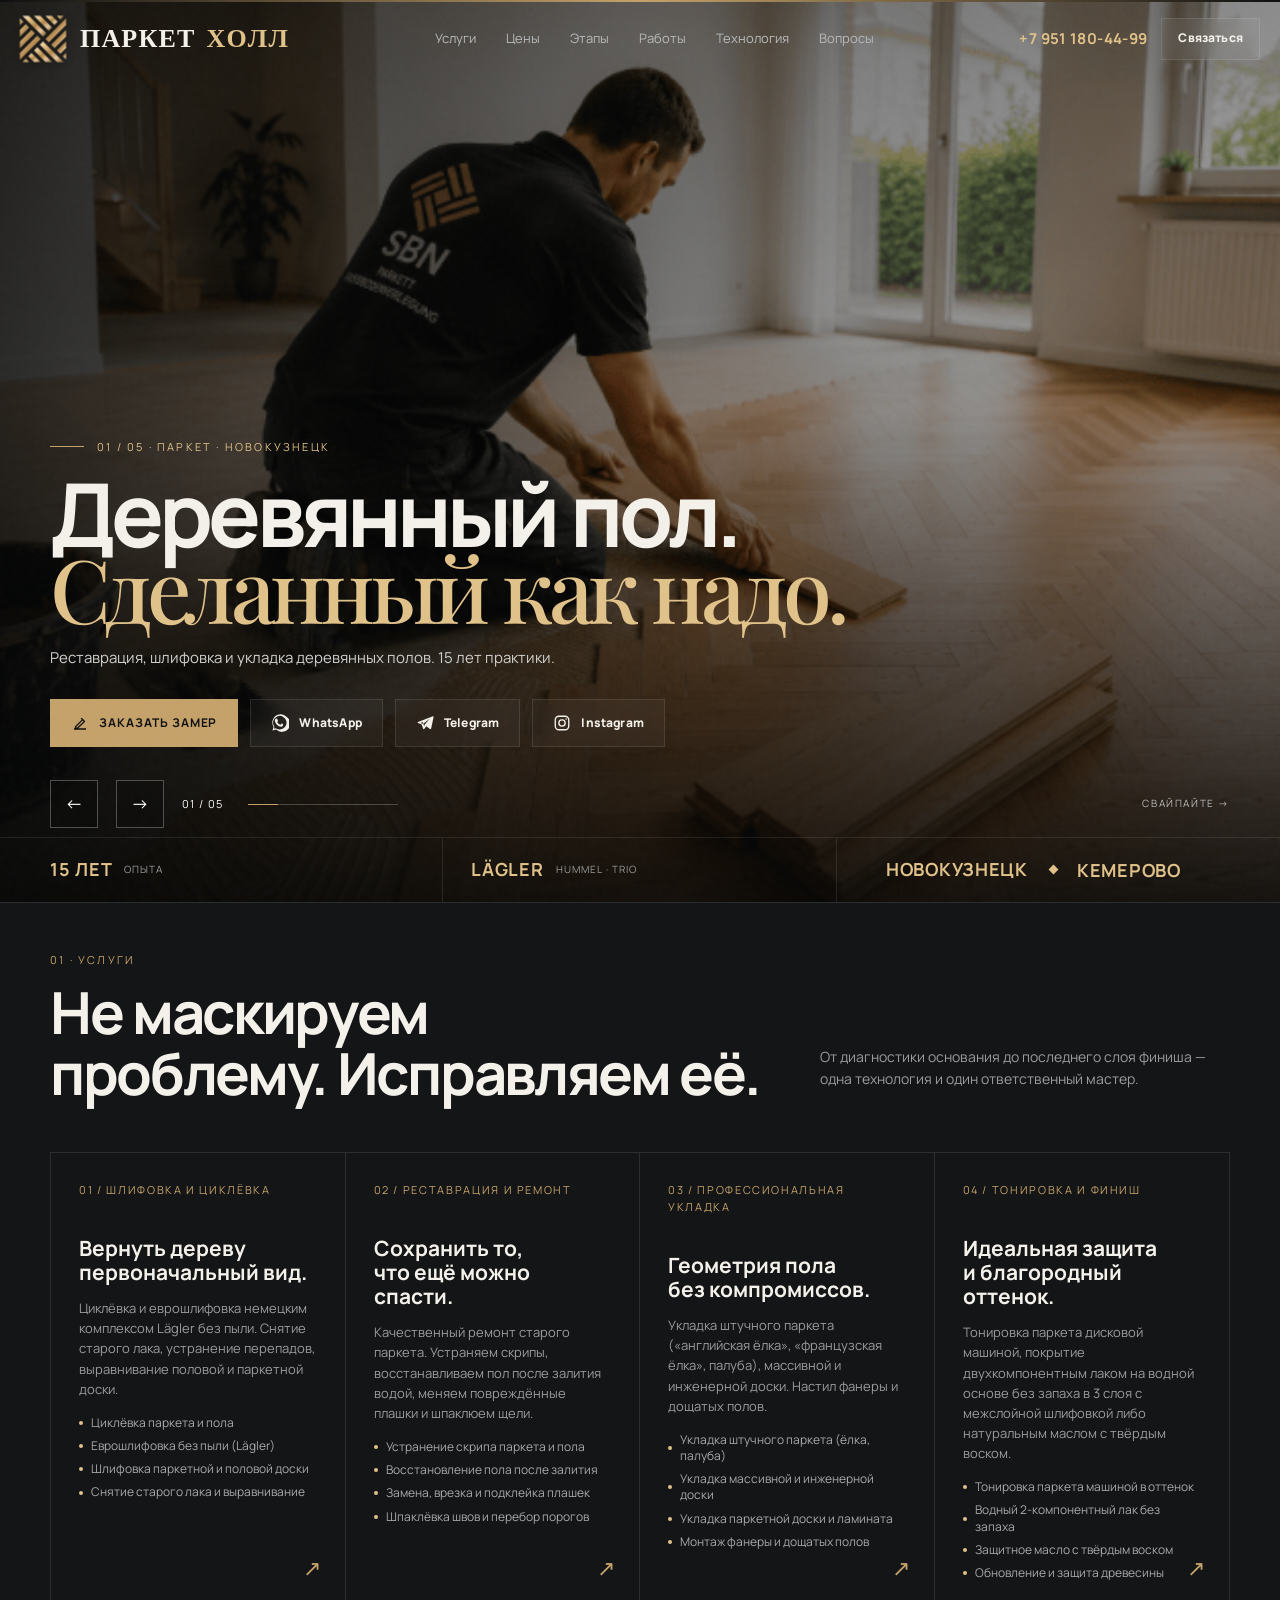
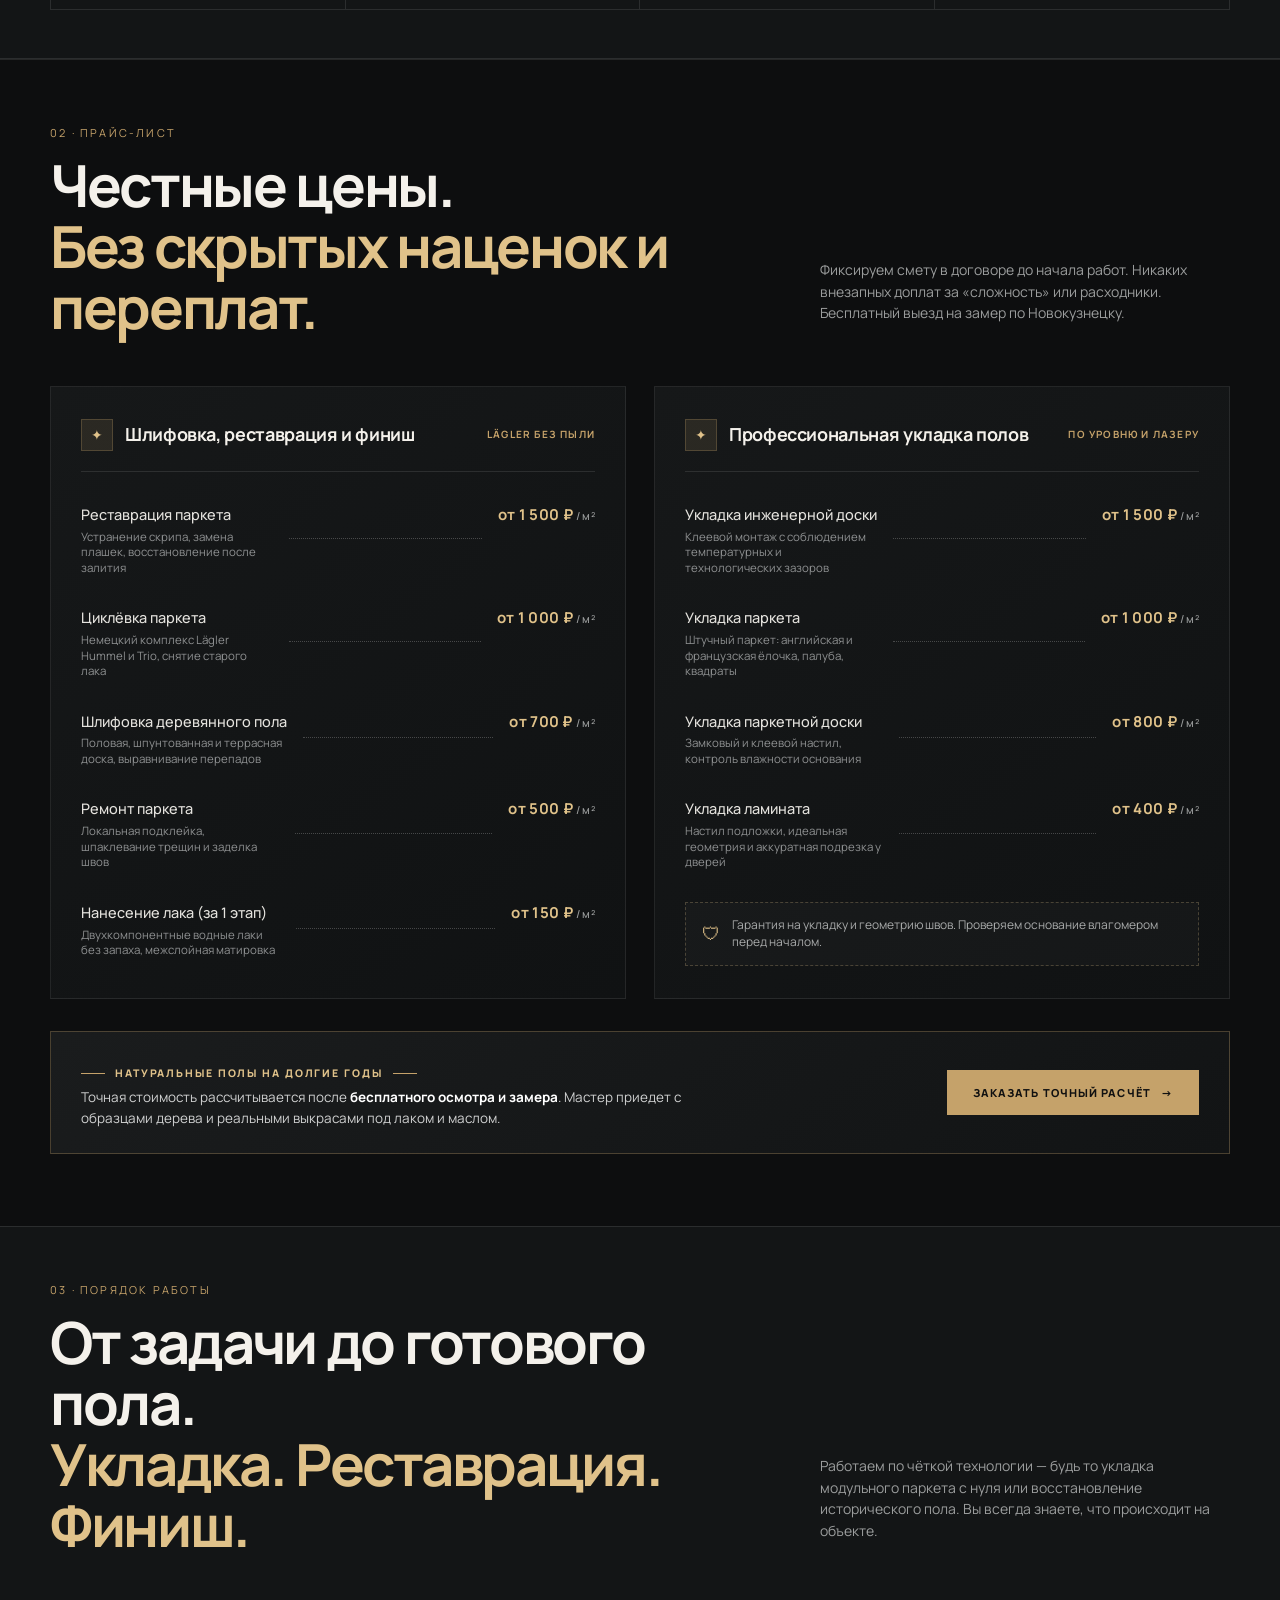
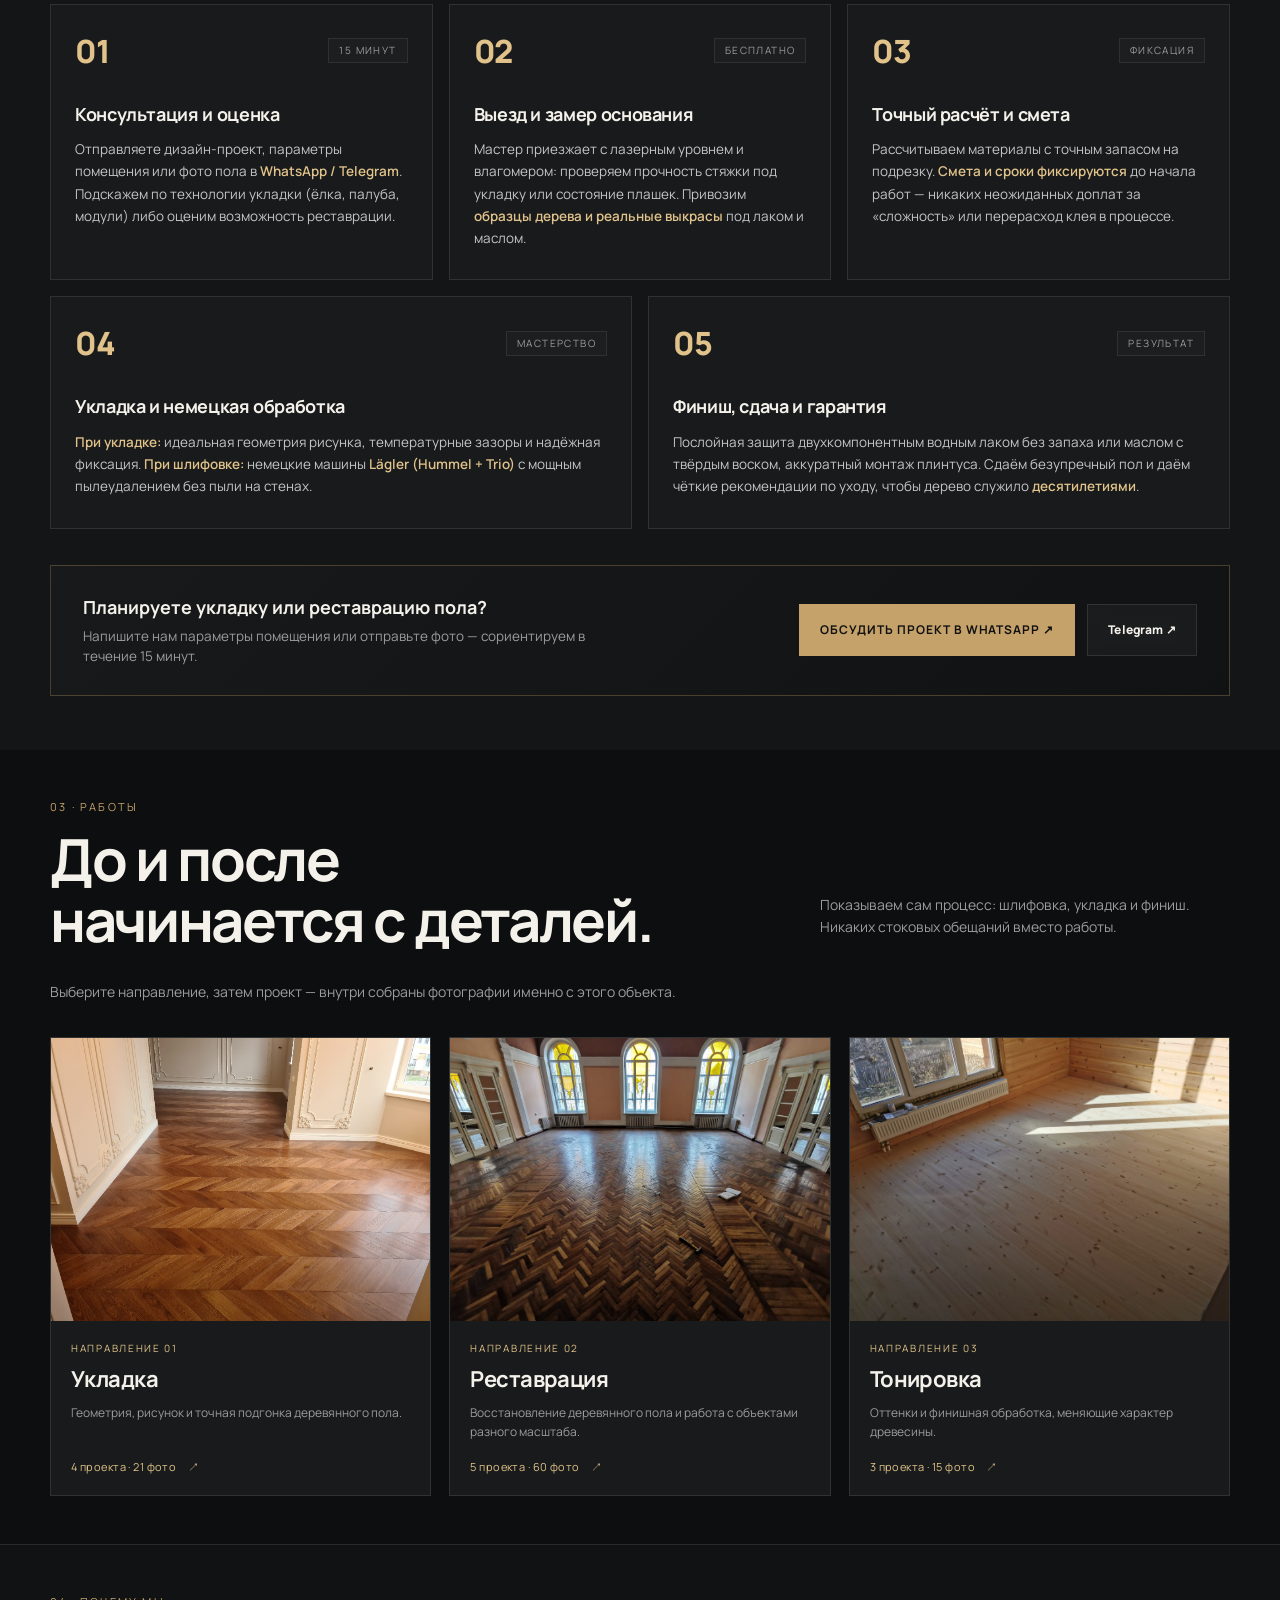
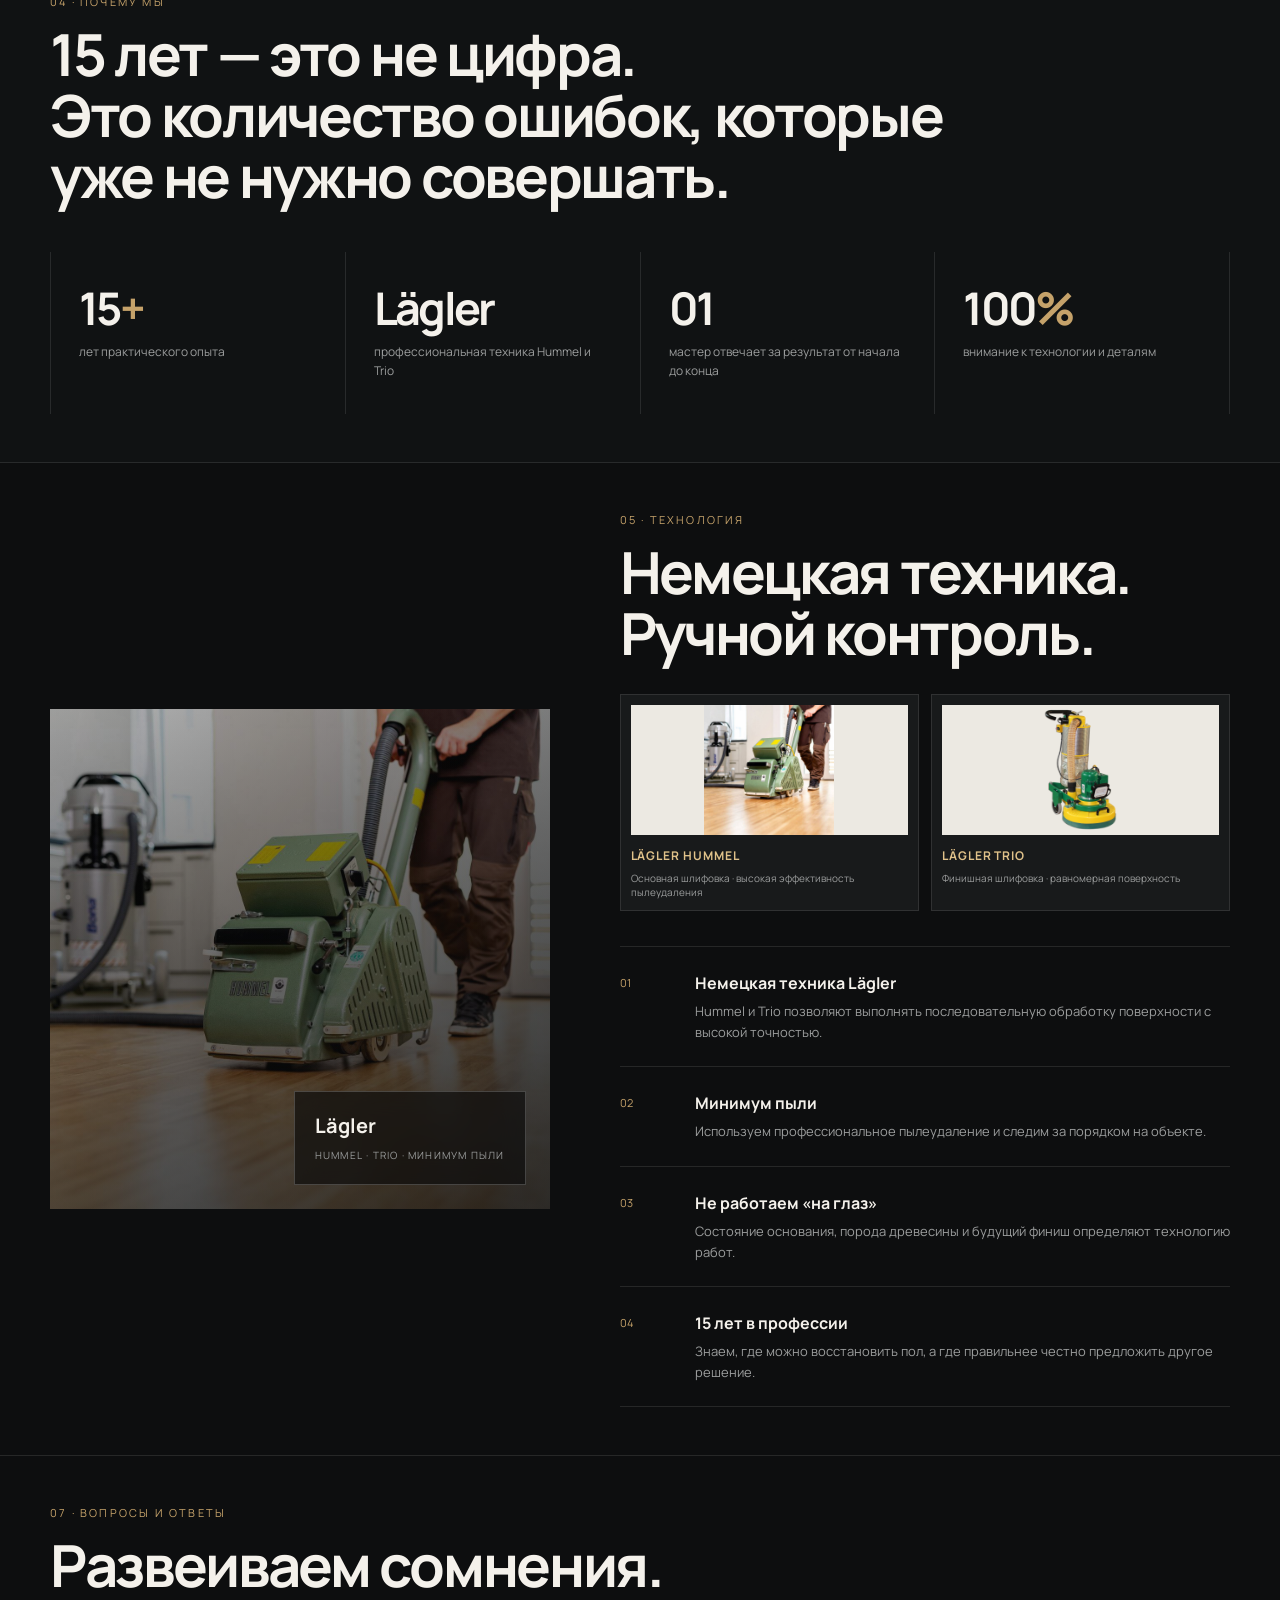
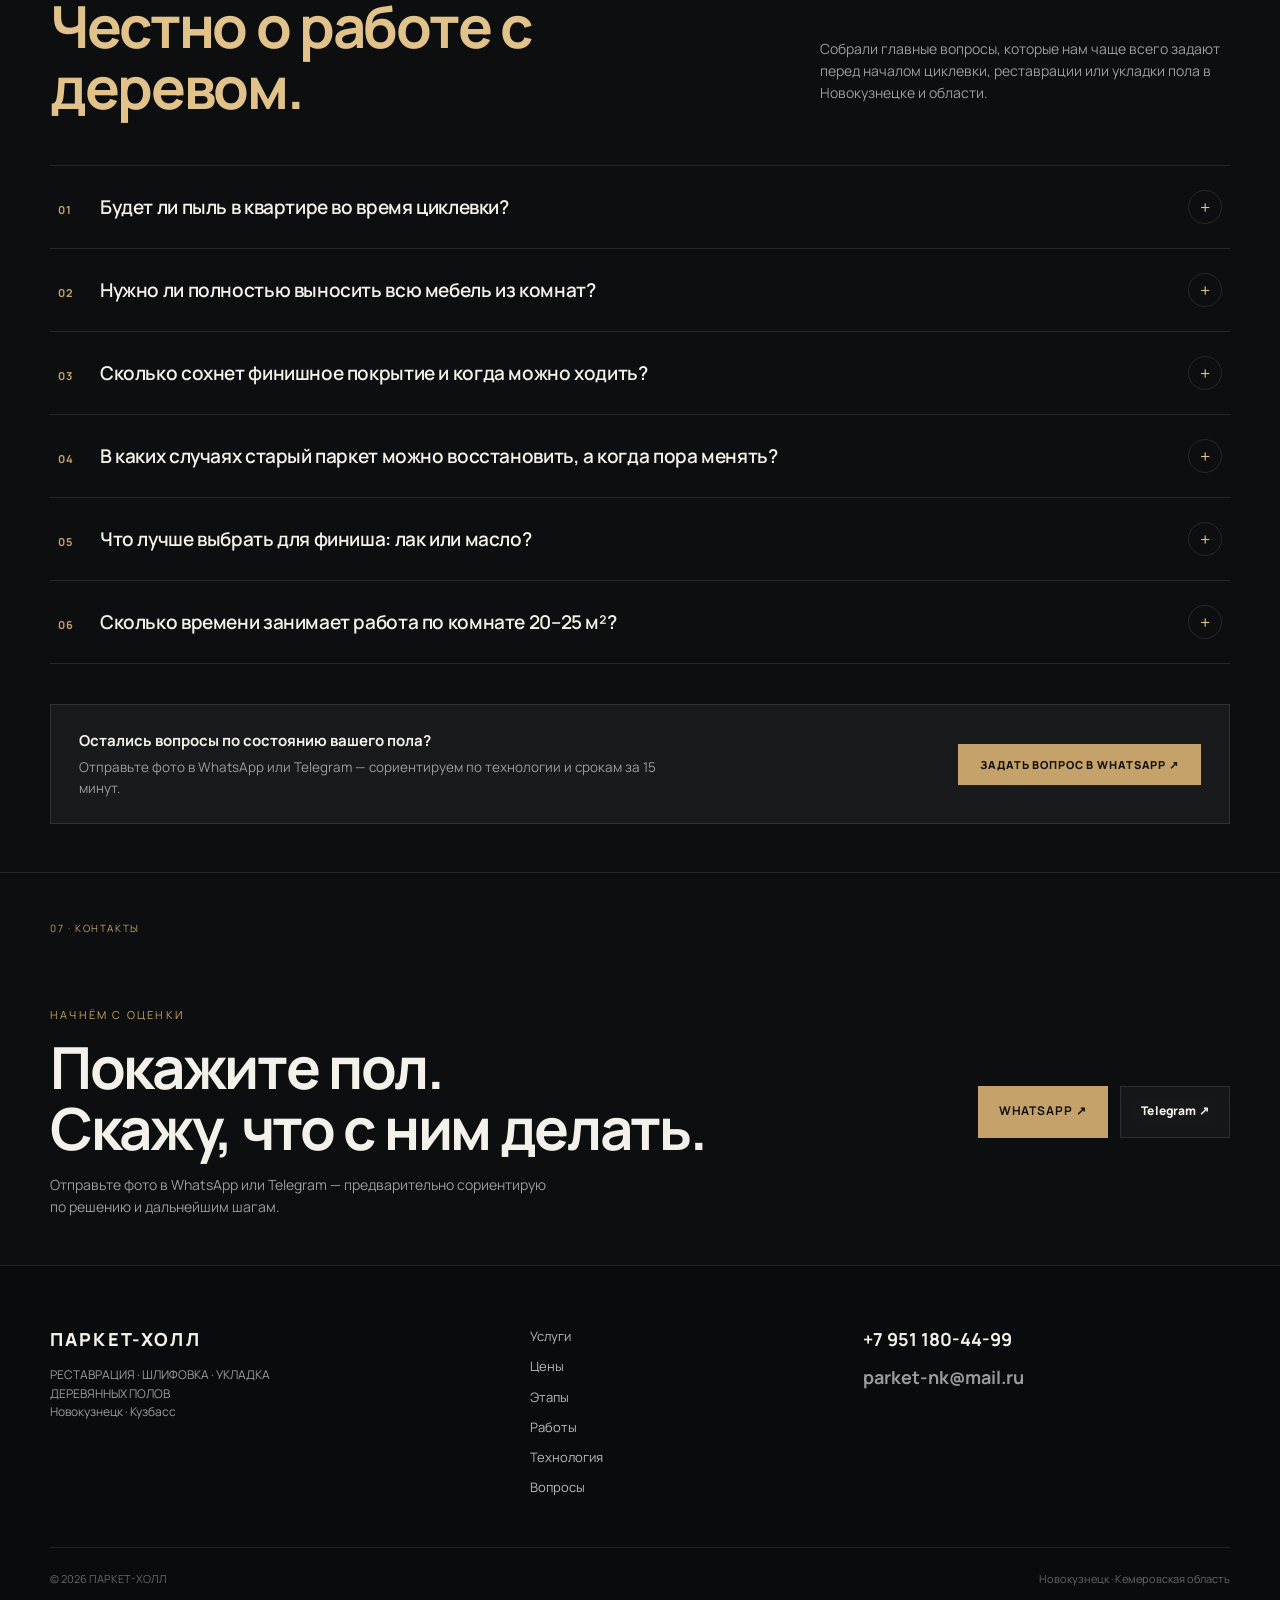
<file: index.html>
<!DOCTYPE html>
<html lang="ru">
<head>
<meta charset="UTF-8">
<meta name="viewport" content="width=device-width, initial-scale=1.0, viewport-fit=cover">
<meta name="theme-color" content="#111111">
<title>Циклёвка, шлифовка и реставрация паркета в Новокузнецке — частный мастер «ПАРКЕТ-ХОЛЛ»</title>
<meta name="description" content="Профессиональная циклёвка и еврошлифовка паркета без пыли в Новокузнецке и городах Кузбасса. Ремонт старого пола, устранение скрипа, замена плашек, укладка массивной и паркетной доски, лакировка и тонировка. Немецкое оборудование Lägler. Опыт 15 лет.">
<meta name="keywords" content="циклевка паркета новокузнецк, евроциклевка, шлифовка паркета цена, реставрация паркета, ремонт старого паркета, устранение скрипа, замена плашек, восстановление паркета после залития, тонировка паркета, укладка паркета, укладка массивной доски, укладка инженерной доски, лакировка пола, частный мастер паркетных работ, циклёвка деревянного пола">
<meta name="geo.region" content="RU-KEM">
<meta name="geo.placename" content="Новокузнецк">
<meta name="geo.position" content="53.7557;87.1099">
<meta name="ICBM" content="53.7557, 87.1099">
<link rel="canonical" href="https://parket-nk.github.io/parket-nk/">
<!-- Open Graph / Мессенджеры (Telegram, WhatsApp, VK) -->
<meta property="og:type" content="website">
<meta property="og:url" content="https://parket-nk.github.io/parket-nk/">
<meta property="og:title" content="Циклёвка, шлифовка и реставрация паркета в Новокузнецке | ПАРКЕТ-ХОЛЛ">
<meta property="og:description" content="Качественная циклёвка без пыли, ремонт и укладка паркета. Устранение скрипа, замена плашек, восстановление после залития, тонировка и лакировка в Новокузнецке и Кузбассе. Частный мастер, опыт 15 лет.">
<meta property="og:image" content="https://parket-nk.github.io/parket-nk/assets/parket-hall-brand.jpg">
<meta property="og:image:width" content="1024">
<meta property="og:image:height" content="1024">
<meta property="og:site_name" content="ПАРКЕТ-ХОЛЛ">
<meta property="og:locale" content="ru_RU">

<!-- Twitter Card -->
<meta name="twitter:card" content="summary_large_image">
<meta name="twitter:title" content="Циклёвка, шлифовка и реставрация паркета в Новокузнецке | ПАРКЕТ-ХОЛЛ">
<meta name="twitter:description" content="Циклёвка без пыли, ремонт полов, устранение скрипа, укладка доски и лакировка в Новокузнецке. Опыт 15 лет.">
<meta name="twitter:image" content="https://parket-nk.github.io/parket-nk/assets/parket-hall-brand.jpg">
<link rel="icon" type="image/svg+xml" href="assets/sibir-parket-final.svg">
<link rel="apple-touch-icon" href="assets/parket-hall-brand.jpg">
<style>
@import url('https://fonts.googleapis.com/css2?family=Manrope:wght@400;500;600;700;800&family=Playfair+Display:wght@500;600&display=swap');

:root{
  --bg:#0d0e0f;--bg2:#131516;--panel:#181a1b;--panel2:#1e2021;
  --line:rgba(255,255,255,.10);--text:#f4f1eb;--muted:#9b9d9d;
  --gold:#c5a26a;--gold2:#e0c28a;--white:#fff;
  --ease:cubic-bezier(.2,.8,.2,1);
}
*{box-sizing:border-box}
html{scroll-behavior:smooth}
body{margin:0;background:var(--bg);color:var(--text);font-family:Manrope,Arial,sans-serif;line-height:1.55;overflow-x:hidden}
body:before{content:"";position:fixed;inset:0;pointer-events:none;opacity:.035;background-image:url("data:image/svg+xml,%3Csvg viewBox='0 0 160 160' xmlns='http://www.w3.org/2000/svg'%3E%3Cfilter id='n'%3E%3CfeTurbulence type='fractalNoise' baseFrequency='.9' numOctaves='3' stitchTiles='stitch'/%3E%3C/filter%3E%3Crect width='100%25' height='100%25' filter='url(%23n)' opacity='.55'/%3E%3C/svg%3E");z-index:50}
a{color:inherit;text-decoration:none}
button{font:inherit}
.container{width:min(1180px,calc(100% - 48px));margin:auto}
.topline{height:2px;background:linear-gradient(90deg,transparent,var(--gold),transparent)}
.header{position:fixed;top:0;left:0;right:0;z-index:40;height:78px;display:flex;align-items:center;border-bottom:1px solid transparent;transition:.35s var(--ease)}
.header.scrolled{background:rgba(13,14,15,.86);backdrop-filter:blur(18px);border-color:var(--line)}
.header-inner{width:min(1280px,calc(100% - 40px));margin:auto;display:flex;align-items:center;justify-content:space-between;gap:30px}
.logo{display:flex;align-items:center;gap:12px;font-weight:800;letter-spacing:.12em;font-size:15px}
.logo-mark{width:30px;height:44px;display:grid;place-items:center;color:var(--gold2);padding:0;filter:drop-shadow(0 0 5px rgba(224,194,138,.2))}.logo-mark svg{width:100%;height:100%;display:block;overflow:visible}.logo-mark .maple-new{transform-origin:24px 35px}
.nav{display:flex;gap:30px;color:#b9babb;font-size:13px}
.nav a{position:relative}
.nav a:after{content:"";position:absolute;left:0;right:100%;bottom:-7px;height:1px;background:var(--gold);transition:.3s}
.nav a:hover{color:#fff}.nav a:hover:after{right:0}
.header-contact{display:flex;align-items:center;gap:14px}
.header-phone{color:var(--gold2);font-size:15px;font-weight:700;letter-spacing:.025em;line-height:1;white-space:nowrap;transition:color .3s var(--ease)}
.header-phone:hover{color:#fff}
.header-cta{display:inline-flex;align-items:center;justify-content:center;min-height:42px;padding:0 16px;border:1px solid var(--line);background:rgba(255,255,255,.04);color:inherit;backdrop-filter:blur(8px);transition:.35s var(--ease)}
.header-cta:hover{border-color:var(--gold);color:var(--gold2);transform:translateY(-2px)}

.hero{height:100vh;min-height:100vh;height:100svh;min-height:100svh;position:relative;display:flex;align-items:flex-end;overflow:hidden}
.hero-media{position:absolute;inset:0;background:linear-gradient(90deg,rgba(8,9,9,.88) 0%,rgba(8,9,9,.58) 48%,rgba(8,9,9,.45) 100%),linear-gradient(0deg,rgba(8,9,9,.88) 0%,transparent 45%),url('assets/hero-slide-1.png') center/cover;transform:scale(1.03);animation:heroZoom 12s ease-out forwards}
@keyframes heroZoom{to{transform:scale(1)}}
.hero-content{position:relative;z-index:2;padding:150px 0 74px;width:min(1180px,calc(100% - 48px));margin:auto}
.eyebrow{display:flex;align-items:center;gap:12px;color:var(--gold2);font-size:11px;letter-spacing:.2em;text-transform:uppercase;margin-bottom:24px}
.eyebrow:before{content:"";width:34px;height:1px;background:var(--gold)}
.hero h1{font-size:clamp(44px,7vw,86px);line-height:.98;letter-spacing:-.055em;max-width:920px;margin:0 0 28px;font-weight:700}
.hero h1 em{font-family:"Playfair Display",serif;font-weight:500;color:var(--gold2);font-style:normal}
.hero-sub{max-width:620px;color:#c2c3c2;font-size:16px;line-height:1.7;margin:0 0 36px}
.actions{display:flex;gap:12px;flex-wrap:wrap}
.btn{display:inline-flex;align-items:center;justify-content:center;gap:10px;min-height:52px;padding:0 20px;border:1px solid var(--line);font-size:12px;font-weight:700;letter-spacing:.08em;text-transform:uppercase;transition:.35s var(--ease)}
.btn-icon{width:18px;height:18px;display:inline-flex;align-items:center;justify-content:center;flex:0 0 18px}
.btn-icon svg{width:18px;height:18px;display:block}
.btn-social{font-family:Manrope,Arial,sans-serif;font-size:12px;font-weight:800;letter-spacing:.015em;text-transform:none}
.btn-primary{background:var(--gold);border-color:var(--gold);color:#111}
.btn-primary:hover{background:var(--gold2);transform:translateY(-3px)}
.btn-ghost{background:rgba(255,255,255,.04);backdrop-filter:blur(8px)}
.btn-ghost:hover{border-color:var(--gold);color:var(--gold2);transform:translateY(-3px)}
.hero-bottom{position:absolute;left:0;right:0;bottom:0;z-index:2;border-top:1px solid rgba(255,255,255,.09)}
.hero-bottom-inner{width:min(1180px,calc(100% - 48px));margin:auto;display:grid;grid-template-columns:repeat(3,1fr)}
.hero-stat{padding:18px 0;display:flex;align-items:center;gap:12px;border-right:1px solid var(--line);font-family:Manrope,Arial,sans-serif}
.hero-stat:not(:first-child){padding-left:28px}.hero-stat:last-child{border-right:0}
.hero-stat b{font-size:18px;letter-spacing:.04em;white-space:nowrap}.hero-stat span{font-size:10px;color:var(--muted);text-transform:uppercase;letter-spacing:.1em;white-space:nowrap}

.section{padding:48px 0}
.intro-band{padding:48px 0;background:#111314;border-top:1px solid var(--line);border-bottom:1px solid var(--line)}
.intro-band-grid{display:grid;grid-template-columns:1fr;gap:0;align-items:start}
.intro-band-grid .kicker{width:100%;margin:0 0 12px;padding:0 0 8px}
.intro-band-grid > div:nth-child(2){max-width:760px}
.intro-band h2{font-size:clamp(42px,6vw,76px)}
.intro-band h2 em{font-family:"Playfair Display",serif;color:var(--gold2);font-style:normal;font-weight:500}
.intro-band p{max-width:580px;color:var(--muted);font-size:16px;margin:22px 0 0}
.intro-band + .container{padding-top:24px}
.proof-lead{margin-bottom:45px}
.proof-lead h2{max-width:900px}
.contact-topline{width:min(1180px,calc(100% - 48px));margin:0 auto 70px;display:flex;justify-content:space-between;color:var(--gold);font-size:10px;text-transform:uppercase;letter-spacing:.16em}
.works-section .photo{border:1px solid rgba(255,255,255,.06)}

.section-head{display:flex;justify-content:space-between;align-items:end;gap:30px;margin-bottom:48px}
.kicker{color:var(--gold);font-size:11px;text-transform:uppercase;letter-spacing:.2em;margin-bottom:14px}
h2{font-size:clamp(34px,5vw,58px);line-height:1.05;letter-spacing:-.04em;margin:0}
.section-intro{max-width:410px;color:var(--muted);font-size:14px}

.services{background:var(--bg2);border-top:1px solid var(--line);border-bottom:1px solid var(--line)}
.service-grid{display:grid;grid-template-columns:repeat(4,1fr);border:1px solid var(--line)}
.service{min-height:310px;padding:28px;position:relative;border-right:1px solid var(--line);transition:.45s var(--ease);overflow:hidden}
.service:last-child{border-right:0}
.service:before{content:"";position:absolute;inset:auto -30% -45% -30%;height:70%;background:radial-gradient(circle,var(--gold),transparent 62%);opacity:0;transition:.45s}
.service:hover{background:var(--panel2);transform:translateY(-6px)}
.service:hover:before{opacity:.07}
.service-num{font-size:11px;color:var(--gold);letter-spacing:.15em}
.service h3{font-size:21px;line-height:1.15;margin:38px 0 14px;position:relative}
.service-tags{list-style:none;padding:0;margin:16px 0 0;display:flex;flex-direction:column;gap:7px;position:relative}
.service-tags li{font-size:12px;color:#a8aaaa;display:flex;align-items:center;gap:8px;line-height:1.35}
.service-tags li:before{content:"";display:inline-block;width:4px;height:4px;background:var(--gold2);border-radius:50%;flex:0 0 4px}
.service p{color:var(--muted);font-size:13px;position:relative}
.service-arrow{position:absolute;right:24px;bottom:24px;color:var(--gold);font-size:22px}

.showcase{display:grid;grid-template-columns:1.05fr .95fr;gap:18px}
.photo{min-height:520px;position:relative;overflow:hidden;background:#222}
.photo img{width:100%;height:100%;object-fit:cover;display:block;transition:transform .8s var(--ease)}
.photo:hover img{transform:scale(1.045)}
.photo.tall{grid-row:span 2;min-height:720px}
.photo.small{min-height:350px}
.photo:after{content:"";position:absolute;inset:0;background:linear-gradient(180deg,transparent 45%,rgba(0,0,0,.72))}
.photo-caption{position:absolute;z-index:2;left:24px;right:24px;bottom:22px}
.photo-caption b{font-size:18px}.photo-caption span{display:block;color:#c1c1c1;font-size:12px;margin-top:5px}

.proof{background:#101213;border-top:1px solid var(--line);border-bottom:1px solid var(--line)}
.proof-grid{display:grid;grid-template-columns:repeat(4,1fr);border-left:1px solid var(--line)}
.proof-item{padding:34px 28px;border-right:1px solid var(--line)}
.proof-number{font-size:45px;line-height:1;font-weight:700;color:var(--text);letter-spacing:-.06em}
.proof-number span{color:var(--gold)}
.proof-item p{margin:12px 0 0;color:var(--muted);font-size:12px}

.tech-grid{display:grid;grid-template-columns:.9fr 1.1fr;gap:70px;align-items:center}
.tech-visual{min-height:500px;background:linear-gradient(rgba(10,11,11,.18),rgba(10,11,11,.48)),url('assets/hero-slide-4.jpg') center/cover;position:relative}
.tech-visual:after{content:"";position:absolute;inset:0;background:linear-gradient(135deg,rgba(10,11,11,.15),rgba(10,11,11,.72))}
.tech-badge{position:absolute;z-index:2;right:24px;bottom:24px;border:1px solid rgba(255,255,255,.2);background:rgba(10,10,10,.65);backdrop-filter:blur(12px);padding:18px 20px}
.tech-badge strong{display:block;font-size:20px}.tech-badge span{font-size:10px;color:var(--muted);text-transform:uppercase;letter-spacing:.12em}
.machine-strip{display:grid;grid-template-columns:1fr 1fr;gap:12px;margin-top:30px}
.machine-card{background:var(--panel);border:1px solid var(--line);padding:10px;transition:.35s var(--ease)}
.machine-card:hover{border-color:var(--gold);transform:translateY(-4px)}
.machine-card img{width:100%;height:130px;object-fit:contain;background:#ece9e2;display:block;margin-bottom:12px}
.machine-card b{display:block;font-size:12px;letter-spacing:.08em;color:var(--gold2)}
.machine-card span{display:block;font-size:10px;line-height:1.45;color:var(--muted);margin-top:5px}
.tech-list{border-top:1px solid var(--line)}
.tech-row{display:grid;grid-template-columns:55px 1fr;gap:20px;padding:24px 0;border-bottom:1px solid var(--line)}
.tech-row .n{color:var(--gold);font-size:11px;padding-top:3px}
.tech-row h3{margin:0 0 6px;font-size:16px}.tech-row p{margin:0;color:var(--muted);font-size:13px}

.cta{position:relative;overflow:hidden;border-top:1px solid var(--line)}

.cta-inner{display:flex;justify-content:space-between;align-items:center;gap:40px}
.cta p{color:var(--muted);max-width:500px;margin:15px 0 0;font-size:14px}

footer{padding:60px 0 110px;background:#0a0b0c;border-top:1px solid var(--line)}
.footer-grid{display:grid;grid-template-columns:1.2fr .8fr 1fr;gap:40px}
.footer-brand{font-size:18px;font-weight:800;letter-spacing:.12em}
.footer-note{color:var(--muted);font-size:12px;max-width:260px;margin-top:12px}
.footer-links{display:flex;flex-direction:column;gap:10px;color:#b8b9b9;font-size:13px}
.footer-contact a{display:block;font-size:18px;font-weight:700;margin-bottom:10px}
.footer-contact span{color:var(--muted);font-size:12px}
.copyright{border-top:1px solid var(--line);margin-top:50px;padding-top:22px;color:#666;font-size:11px;display:flex;justify-content:space-between}

.reveal{opacity:0;transform:translateY(24px);transition:opacity .8s var(--ease),transform .8s var(--ease)}
.reveal.visible{opacity:1;transform:none}
.scrollbar{position:fixed;top:0;left:0;width:0;height:2px;background:var(--gold);z-index:100}
.mobile-bar{display:none}

/* PREMIUM ORDER MODAL */
.order-modal{position:fixed;inset:0;z-index:100;display:flex;align-items:center;justify-content:center;padding:24px;background:rgba(3,4,4,.78);backdrop-filter:blur(14px);opacity:0;visibility:hidden;pointer-events:none;transition:opacity .28s ease,visibility .28s ease}
.order-modal.open{opacity:1;visibility:visible;pointer-events:auto}
.order-dialog{position:relative;width:min(520px,100%);max-height:min(760px,calc(100vh - 40px));overflow:auto;padding:38px;background:linear-gradient(145deg,#17191a 0%,#0e1011 100%);border:1px solid rgba(224,194,138,.28);box-shadow:0 30px 90px rgba(0,0,0,.6),0 0 0 1px rgba(255,255,255,.03) inset;transform:translateY(16px) scale(.98);transition:transform .3s ease}
.order-modal.open .order-dialog{transform:translateY(0) scale(1)}
.order-close{position:absolute;top:14px;right:14px;width:38px;height:38px;border:1px solid rgba(255,255,255,.1);background:rgba(255,255,255,.03);color:#aaa;font-size:25px;line-height:1;cursor:pointer;transition:.2s ease}
.order-close:hover{color:var(--gold2);border-color:rgba(224,194,138,.5);transform:rotate(90deg)}
.order-kicker{margin-bottom:10px;color:var(--gold2);font-size:10px;font-weight:800;letter-spacing:.18em;text-transform:uppercase}
.order-dialog h2{margin:0;font-family:Manrope,Arial,sans-serif;font-size:clamp(30px,5vw,42px);line-height:1.05;letter-spacing:-.04em}
.order-lead{margin:12px 0 25px;max-width:420px;color:#999;line-height:1.6;font-size:14px}
.order-form{display:grid;gap:15px}
.order-field{display:grid;gap:7px}
.order-field label{font-size:10px;font-weight:800;letter-spacing:.12em;text-transform:uppercase;color:#aaa}
.order-field input,.order-field textarea{width:100%;border:1px solid rgba(255,255,255,.11);background:#0b0d0e;color:#f3f1ec;border-radius:0;outline:0;padding:14px 15px;font:500 14px Manrope,Arial,sans-serif;transition:border-color .2s ease,box-shadow .2s ease}
.order-field textarea{min-height:92px;resize:vertical}
.order-field input::placeholder,.order-field textarea::placeholder{color:#555}
.order-field input:focus,.order-field textarea:focus{border-color:rgba(224,194,138,.7);box-shadow:0 0 0 3px rgba(224,194,138,.08)}
  .order-field input.phone-invalid{border-color:#d85b5b;box-shadow:0 0 0 3px rgba(216,91,91,.12)}
  .phone-error{display:none;color:#d85b5b;font-size:10px;line-height:1.4}
  .phone-error.show{display:block}
.order-consent{display:flex;align-items:flex-start;gap:10px;margin-top:2px;color:#777;font-size:11px;line-height:1.5;cursor:pointer}
.order-consent input{width:16px;height:16px;margin:1px 0 0;accent-color:var(--gold);flex:0 0 16px}
.order-consent a{color:#aaa;text-decoration:underline;text-underline-offset:3px}
.order-consent a:hover{color:var(--gold2)}
.order-submit{width:100%;min-height:54px;margin-top:3px;border:1px solid var(--gold);background:var(--gold);color:#111;cursor:pointer;font:800 11px Manrope,Arial,sans-serif;letter-spacing:.12em;text-transform:uppercase;transition:.25s ease}
.order-submit:hover{background:var(--gold2);transform:translateY(-2px)}
.order-submit:disabled{opacity:.65;cursor:wait;transform:none}
.order-note{display:none}
.order-success{display:none;text-align:center;padding:35px 10px 10px}
.order-success.show{display:block}
.order-success h3{margin:0 0 10px;font:800 25px Manrope,Arial,sans-serif}
.order-success p{margin:0 auto 24px;color:#999;line-height:1.6;max-width:350px;font-size:14px}
.order-form.hidden{display:none}
@media(max-width:600px){.order-modal{padding:12px}.order-dialog{padding:30px 20px 22px;max-height:calc(100vh - 24px)}.order-close{top:10px;right:10px}.order-dialog h2{font-size:31px}.order-lead{font-size:13px;margin-bottom:20px}}

@media(max-width:900px){
 .nav{display:none}.header-contact .header-phone{display:none}
 .service-grid{grid-template-columns:repeat(2,1fr)}
 .service:nth-child(2){border-right:0}.service:nth-child(-n+2){border-bottom:1px solid var(--line)}
 .showcase{grid-template-columns:1fr}.photo.tall{grid-row:auto;min-height:500px}
 .tech-grid{grid-template-columns:1fr;gap:35px}.tech-visual{min-height:420px}
 .proof-grid{grid-template-columns:repeat(2,1fr)}
 .proof-item{border-bottom:1px solid var(--line)}
 .footer-grid{grid-template-columns:1fr 1fr}
 .footer-contact{grid-column:1/-1}
}
.mobile-works-link{display:none}
@media(max-width:640px){
 .header-contact{display:none}
 .header-inner{justify-content:flex-start}
 .intro-band{padding:78px 0}
 .intro-band-grid{grid-template-columns:1fr;gap:20px}
 .intro-band h2{font-size:44px}
 .intro-band p{font-size:14px}
 .contact-topline{width:calc(100% - 32px);margin-bottom:45px;display:block}
 .contact-topline span{display:block;margin-bottom:8px}

 .container,.hero-content{width:calc(100% - 32px)}
 .hero-bottom-inner{width:100%}
 .header{height:64px}.header-inner{width:calc(100% - 32px)}
 .logo{font-size:13px}.logo-mark{width:25px;height:38px}
 .hero{min-height:100svh}
 .hero-media{background-position:55% center;background-image:linear-gradient(90deg,rgba(8,9,9,.86) 0%,rgba(8,9,9,.55) 58%,rgba(8,9,9,.32) 100%),linear-gradient(0deg,rgba(8,9,9,.86) 0%,transparent 58%),url('assets/hero-slide-1.png')}
 .hero-content{padding:115px 0 120px}
 .hero h1{font-size:46px;line-height:.95;max-width:100%}
 .hero-sub{font-size:14px;line-height:1.6;margin-bottom:26px}
 .hero .actions{display:none}
 .btn{width:100%;min-height:50px}
 .hero-bottom{bottom:56px}
 .hero-bottom-inner{grid-template-columns:repeat(3,1fr)}
 .hero-stat{padding:11px 4px!important;justify-content:center;text-align:center;border-right:1px solid var(--line);display:flex;flex-direction:column;gap:2px;font-family:Manrope,Arial,sans-serif}
 .hero-stat b{font-size:10px;line-height:1.1;letter-spacing:.04em}.hero-stat span{font-size:8px;line-height:1.1;letter-spacing:.08em;color:#a8aaaa}
  .hero-stat:nth-child(2)>b,.hero-stat:nth-child(2)>span{display:none}
  .hero-stat .mobile-works-link{position:static;display:flex;flex-direction:column;align-items:center;justify-content:center;gap:2px;min-height:0;padding:0;border:0;background:transparent;color:var(--gold2);font-family:Manrope,Arial,sans-serif;font-size:10px;font-weight:700;line-height:1.1;letter-spacing:.04em;text-transform:uppercase;text-decoration:none;white-space:normal;text-align:center}.hero-stat .mobile-works-link span{display:block;color:var(--gold2);font-family:Manrope,Arial,sans-serif;font-size:10px;font-weight:700;line-height:1.1;letter-spacing:.04em}.hero-stat .mobile-works-link span:nth-child(2){position:relative}.hero-stat .mobile-works-link .mobile-works-arrow{position:absolute;left:calc(100% + 3px);top:50%;transform:translateY(-50%);display:block;color:var(--gold2);font-size:12px;font-weight:700;line-height:1;letter-spacing:0;margin:0;vertical-align:baseline}
 .section{padding:48px 0}.section-head{display:block;margin-bottom:34px}.section-intro{margin-top:18px}
 .service-grid{grid-template-columns:1fr}.service{min-height:245px;border-right:0!important;border-bottom:1px solid var(--line)}
 .service:last-child{border-bottom:0}.service h3{margin-top:55px}
 .photo.tall{min-height:430px}.photo.small{min-height:280px}
 .proof-grid{grid-template-columns:1fr 1fr}.proof-item{padding:24px 18px}.proof-number{font-size:34px}
 .tech-visual{min-height:330px}.machine-strip{grid-template-columns:1fr 1fr}.machine-card img{height:105px}.tech-row{grid-template-columns:35px 1fr;gap:12px}
 .cta-inner{display:block}.cta .btn{margin-top:28px}
 .footer-grid{grid-template-columns:1fr}.footer-contact{grid-column:auto}
 .copyright{display:block}.copyright span{display:block;margin-top:8px}
 .mobile-bar{position:fixed;display:grid;grid-template-columns:repeat(3,1fr);gap:0;bottom:0;left:0;right:0;height:64px;background:linear-gradient(to bottom,transparent 7px,rgba(9,10,10,.92) 7px);backdrop-filter:none;border-top:0;z-index:70;padding:7px 0 calc(7px + env(safe-area-inset-bottom))}
 .mobile-bar a{display:flex;align-items:center;justify-content:center;gap:7px;font-size:10px;font-weight:700;text-transform:uppercase;letter-spacing:.06em;border:1px solid transparent;background:transparent;color:#e7e4dd;transition:.25s var(--ease);min-width:0}
 .mobile-bar a:active{transform:scale(.97)}
 .mobile-bar .m-main{background:rgba(197,162,106,.12);border-color:rgba(197,162,106,.42);color:var(--gold2);border-left-color:rgba(197,162,106,.42)}
 .mobile-bar a:last-child{background:var(--gold);border-color:var(--gold);color:#111}
 .mobile-bar .m-icon{width:17px;height:17px;display:inline-flex;align-items:center;justify-content:center;flex:0 0 17px}
 .mobile-bar .m-icon svg{width:17px;height:17px;display:block;fill:currentColor}
 .mobile-bar a:not(:last-child) .m-icon svg{stroke:currentColor;fill:none;stroke-width:1.8;stroke-linecap:round;stroke-linejoin:round}
 .mobile-bar a:last-child .m-icon svg{fill:currentColor;stroke:none}
}
@media(prefers-reduced-motion:reduce){*,*:before,*:after{scroll-behavior:auto!important;animation:none!important;transition:none!important}}


/* GOLD HERO INFO */
.hero-stat:first-child b,.hero-stat:nth-child(2) b,.hero-stat:nth-child(3) b{color:var(--gold2)}
\n/* HERO CAROUSEL */
.hero{min-height:100vh;height:100vh;min-height:100svh;height:100svh;position:relative;display:block;overflow:hidden;background:#090a0a}
.hero-slides{position:absolute;inset:0}
.hero-slide{position:absolute;inset:0;opacity:0;visibility:hidden;transition:opacity .18s linear}
.hero-slide.active{opacity:1;visibility:visible}
.hero-slide img{width:100%;height:100%;object-fit:cover;display:block;transform:scale(1.06);transition:transform 7s ease}
.hero-slide.active img{transform:scale(1)}
.hero-slide:after{content:"";position:absolute;inset:0;background:linear-gradient(90deg,rgba(5,6,6,.78) 0%,rgba(5,6,6,.36) 54%,rgba(5,6,6,.25) 100%),linear-gradient(0deg,rgba(5,6,6,.86) 0%,rgba(5,6,6,.08) 55%,rgba(5,6,6,.28) 100%)}
.hero-slide-content{position:absolute;z-index:2;left:max(24px,calc((100% - 1180px)/2));right:24px;bottom:155px;max-width:850px}
.hero-slide-num{display:flex;align-items:center;gap:13px;color:var(--gold2);font-size:11px;letter-spacing:.2em;text-transform:uppercase;margin-bottom:22px}
.hero-slide-num:before{content:"";width:34px;height:1px;background:var(--gold)}
.hero-slide h1{font-size:clamp(44px,7vw,88px);line-height:.84;letter-spacing:-.055em;margin:0 0 18px;font-weight:700}
.hero-slide h1 em{font-family:"Playfair Display",serif;font-weight:500;color:var(--gold2);font-style:normal}.hero-slide-05 h1{font-size:clamp(38px,5.2vw,66px);line-height:.9;margin-bottom:18px}.hero-slide-05 h1 em{white-space:nowrap}
.hero-slide p{max-width:590px;color:#d0d0ce;font-size:15px;line-height:1.65;margin:0}
.hero-controls{position:absolute;z-index:5;left:max(24px,calc((100% - 1180px)/2));right:max(24px,calc((100% - 1180px)/2));bottom:74px;display:flex;align-items:center;gap:18px}
.hero-arrow{width:48px;height:48px;border:1px solid rgba(255,255,255,.28);background:rgba(10,10,10,.28);backdrop-filter:blur(10px);color:#fff;cursor:pointer;display:grid;place-items:center;font-size:18px;transition:.3s}
.hero-arrow:hover{border-color:var(--gold);color:var(--gold2);background:rgba(10,10,10,.55)}
.hero-progress{width:150px;height:1px;background:rgba(255,255,255,.22);position:relative}
.hero-progress i{display:block;height:100%;width:20%;background:var(--gold);transition:width .45s var(--ease)}
.hero-counter{font-size:11px;color:#fff;letter-spacing:.12em;min-width:48px}
.hero-swipe{margin-left:auto;color:#bbb;font-size:10px;letter-spacing:.16em;text-transform:uppercase;animation:swipeHint 2.2s ease-in-out infinite}
@keyframes swipeHint{0%,100%{opacity:.45;transform:translateX(0)}50%{opacity:1;transform:translateX(5px)}}
.hero-bottom{z-index:6;bottom:0}
@media(max-width:640px){
 .hero{min-height:100svh;height:100svh}
 .hero-slide img{object-position:center}
 .hero-slide:after{background:linear-gradient(90deg,rgba(5,6,6,.78),rgba(5,6,6,.25)),linear-gradient(0deg,rgba(5,6,6,.9),rgba(5,6,6,.08) 65%)}
 .hero-slide-content{left:16px;right:16px;bottom:166px}
 .hero-slide-05 .hero-slide-content{bottom:190px}
 .hero-slide-05 h1 em{white-space:normal}
 .hero-slide-num{font-size:9px;margin-bottom:17px}
 .hero-slide h1{font-size:45px;line-height:.96;margin-bottom:17px}
 .hero-slide p{font-size:13px;line-height:1.55;max-width:95%}
 .hero-controls{left:16px;right:16px;bottom:111px;gap:10px}
 .hero-arrow{width:42px;height:42px}
 .hero-progress{width:105px}
 .hero-swipe{font-size:8px}
 .hero-bottom{bottom:56px}
}


.hero-slide-actions{margin-top:28px}.hero-slide-actions .btn{min-height:48px}
@media(max-width:640px){.hero-slide-actions{display:none}}

.logo-wordmark{display:flex;align-items:baseline;gap:9px;white-space:nowrap;line-height:1}.logo-sibir{font-family:"Playfair Display",serif;font-size:24px;font-weight:500;letter-spacing:-.045em;color:#f4f1eb}.logo-parquet{font-family:Manrope,Arial,sans-serif;font-size:10px;font-weight:800;letter-spacing:.22em;color:var(--gold2)}
@media(max-width:640px){.logo-wordmark{gap:7px}.logo-sibir{font-size:20px}.logo-parquet{font-size:8px;letter-spacing:.16em}}

.logo-mark-image{width:42px;height:42px;display:block;flex:0 0 42px;overflow:hidden;border-radius:2px;box-shadow:0 0 18px rgba(224,194,138,.12)}
.logo-mark-image img{width:100%;height:100%;display:block}
@media(max-width:640px){.logo-mark-image{width:32px;height:32px;flex-basis:32px}.logo{gap:9px}}
/* SIBIR PARKET LOGO TYPOGRAPHY */
.logo{display:flex;align-items:center;gap:14px;font-family:Manrope,Arial,sans-serif;line-height:1;white-space:nowrap}
.logo-mark-image{width:46px;height:46px;display:block;flex:0 0 46px;background:var(--gold2);-webkit-mask-image:url("assets/sibir-parket-reference-logo.svg");mask-image:url("assets/sibir-parket-reference-logo.svg");-webkit-mask-repeat:no-repeat;mask-repeat:no-repeat;-webkit-mask-position:center;mask-position:center;-webkit-mask-size:contain;mask-size:contain}
.logo-wordmark{display:flex;align-items:baseline;gap:11px;font-family:"Cormorant Garamond",Georgia,serif;font-size:24px;font-weight:600;line-height:.9;letter-spacing:.045em;color:#f4f1eb}
.logo-wordmark span{font:inherit;line-height:inherit;color:inherit}
.logo-wordmark span:last-child{color:var(--gold2)}
@media(max-width:640px){.logo-mark-image{width:36px;height:36px;flex-basis:36px}.logo{gap:10px}.logo-wordmark{font-size:19px;gap:8px;letter-spacing:.035em}}
/* FINAL SIBIR PARKET LOGO */
.logo{display:flex;align-items:center;gap:12px;line-height:1;white-space:nowrap}
.logo-brand{display:flex;align-items:center;gap:14px;color:inherit;text-decoration:none}
.logo-mark-image{width:46px;height:46px;display:block;flex:0 0 46px;background-color:transparent;background-image:url("assets/sibir-parket-final.svg");background-repeat:no-repeat;background-position:center;background-size:134%;mask-image:none;-webkit-mask-image:none}
.logo-wordmark{display:flex;align-items:baseline;gap:11px;white-space:nowrap;font-family:"Cormorant Garamond",Georgia,serif;font-size:26px;font-weight:600;line-height:.92;letter-spacing:.045em;color:#f4f1eb}
.logo-wordmark span{font:inherit;line-height:inherit;color:#f4f1eb}.logo-wordmark span:last-child{color:var(--gold2)}
.logo-instagram{display:none;align-items:center;justify-content:center;color:var(--gold2);transition:.3s var(--ease);flex:0 0 auto}
.logo-instagram:hover{color:#fff;transform:translateY(-1px)}
.logo-instagram .ig-icon{width:21px;height:21px;display:inline-flex;align-items:center;justify-content:center}
.logo-instagram .ig-icon svg{width:21px;height:21px;display:block}
.header-instagram{display:inline-flex;align-items:center;color:var(--gold2);text-decoration:none;margin-right:18px;font-size:13px;font-weight:700;letter-spacing:.06em;transition:.3s var(--ease)}
.header-instagram:hover{color:#fff}
@media(max-width:900px){.header-instagram{display:none}}
@media(max-width:640px){
  .header-contact{display:none}
  .logo{width:100%;justify-content:space-between;gap:0}
  .logo-brand{gap:10px}
  .logo-mark-image{width:36px;height:36px;flex-basis:36px;background-size:134%}
  .logo-wordmark{font-size:20px;gap:8px;letter-spacing:.035em}
  .logo-instagram{display:inline-flex;margin-left:auto;margin-right:0;width:34px;height:34px}
  .logo-instagram .ig-icon,.logo-instagram .ig-icon svg{width:25px;height:25px}
}
@media(max-width:640px){.mobile-bar{grid-template-columns:repeat(3,1fr)}.mobile-bar a{gap:7px;font-size:10px}.mobile-bar .m-icon{width:17px;height:17px;flex-basis:17px}.mobile-bar .m-icon svg{width:17px;height:17px}}
/* FINAL PARKET-HALL LOGO */
.logo{display:flex;align-items:center;gap:12px;line-height:1;white-space:nowrap}
.logo-brand{display:flex;align-items:center;gap:14px;color:inherit;text-decoration:none}
.logo-mark-image{width:46px;height:46px;display:block;flex:0 0 46px;background-color:transparent;transition:filter .28s var(--ease);background-image:url("assets/sibir-parket-final.svg");background-repeat:no-repeat;background-position:center;background-size:134%;mask-image:none;-webkit-mask-image:none}
.logo-wordmark{display:flex;align-items:baseline;gap:11px;white-space:nowrap;font-family:"Cormorant Garamond",Georgia,serif;font-size:26px;font-weight:600;line-height:.92;letter-spacing:.045em;color:#f4f1eb}
.logo-word{display:inline-flex;font:inherit;line-height:inherit;color:inherit}
.logo-letter{font:inherit;line-height:inherit;transition:color .28s var(--ease)}
.logo-word:first-child .logo-letter{color:#f4f1eb}
.logo-word:last-child .logo-letter{color:var(--gold2)}
@media (hover:hover) and (pointer:fine){.logo-mark-image:hover{filter:brightness(0) invert(1)}.logo-word:first-child .logo-letter:hover{color:var(--gold2)}.logo-word:last-child .logo-letter:hover{color:#fff}}
.logo-instagram{display:none;align-items:center;justify-content:center;color:var(--gold2);transition:.3s var(--ease);flex:0 0 auto}
.logo-instagram:hover{color:#fff;transform:translateY(-1px)}
.logo-instagram .ig-icon{width:21px;height:21px;display:inline-flex;align-items:center;justify-content:center}
.logo-instagram .ig-icon svg{width:21px;height:21px;display:block}
@media(max-width:640px){
  .header-contact{display:none}
  .logo{width:100%;justify-content:space-between;gap:0}
  .logo-brand{gap:10px}
  .logo-mark-image{width:36px;height:36px;flex-basis:36px;background-size:134%}
  .logo-wordmark{font-size:20px;gap:8px;letter-spacing:.035em}
  .logo-instagram{display:inline-flex;margin-left:auto;margin-right:0;width:34px;height:34px}
  .logo-instagram .ig-icon,.logo-instagram .ig-icon svg{width:25px;height:25px}
}
@media(max-width:640px){.mobile-bar{grid-template-columns:repeat(3,1fr)}.mobile-bar a{gap:7px;font-size:10px}.mobile-bar .m-icon{width:17px;height:17px;flex-basis:17px}.mobile-bar .m-icon svg{width:17px;height:17px}}
@media(min-width:641px){
  .hero-stat:nth-child(3){justify-content:center;padding-left:0}
  .hero-stat:nth-child(3) span{font-size:0;color:var(--gold2);display:inline-flex;align-items:center}
  .hero-stat:nth-child(3) span:before{content:"";display:inline-block;width:7px;height:7px;background:var(--gold2);transform:rotate(45deg);margin:0 20px 1px 10px;vertical-align:middle}
  .hero-stat:nth-child(3) span:after{content:"КЕМЕРОВО";font-family:Manrope,Arial,sans-serif;font-size:18px;font-weight:700;color:var(--gold2);letter-spacing:.04em;line-height:normal}
}
</style>
  <link rel="stylesheet" href="portfolio-gallery.css?v=20261012-2">
<style id="faq-styles">
/* FAQ SECTION STYLES */
.faq-section h2 { font-family: Manrope, Arial, sans-serif; font-style: normal; }
.faq-section h2 em, .faq-section .faq-accent {
  font-family: inherit; font-style: normal; color: var(--gold2); font-weight: 700;
}
.faq-section { background: var(--bg); border-top: 1px solid var(--line); padding: 48px 0; }
.faq-list { display: flex; flex-direction: column; border-top: 1px solid var(--line); margin-top: 36px; }
.faq-item { border-bottom: 1px solid var(--line); transition: background .25s var(--ease); }
.faq-item[open] { background: rgba(255, 255, 255, 0.02); }

.faq-question {
  width: 100%; display: flex; align-items: center; justify-content: space-between;
  gap: 20px; padding: 24px 8px; cursor: pointer; user-select: none;
  font-family: inherit; font-size: 16px; color: var(--text);
  list-style: none; -webkit-tap-highlight-color: transparent;
  transition: color .2s var(--ease);
}
.faq-question::-webkit-details-marker,
.faq-question::marker { display: none; content: ""; }
.faq-question:hover { color: var(--gold2); }

.faq-q-left { display: flex; align-items: baseline; gap: 18px; flex: 1; min-width: 0; }
.faq-num { font-size: 11px; color: var(--gold); letter-spacing: .12em; font-weight: 700; flex: 0 0 24px; }
.faq-title { font-size: clamp(16px, 2vw, 19px); font-weight: 600; letter-spacing: -.02em; line-height: 1.35; color: inherit; }

.faq-toggle {
  width: 34px; height: 34px; border-radius: 50%; border: 1px solid var(--line);
  display: grid; place-items: center; flex: 0 0 34px; color: var(--gold2);
  font-size: 18px; line-height: 1; transition: transform .3s var(--ease), border-color .3s var(--ease), background .3s var(--ease);
}
.faq-item[open] .faq-toggle {
  transform: rotate(45deg); border-color: var(--gold); background: rgba(197, 162, 106, .14);
}

.faq-answer {
  padding: 0 8px 24px 50px;
  animation: faqFadeIn .3s var(--ease);
}
@keyframes faqFadeIn {
  from { opacity: 0; transform: translateY(-6px); }
  to { opacity: 1; transform: none; }
}
.faq-answer p { color: #cfd0d0; font-size: 14.5px; line-height: 1.7; max-width: 820px; margin: 0; }
.faq-answer strong { color: var(--gold2); font-weight: 600; }

.faq-footer-note {
  margin-top: 40px; padding: 24px 28px; background: var(--panel); border: 1px solid var(--line);
  display: flex; align-items: center; justify-content: space-between; gap: 20px; flex-wrap: wrap;
}
.faq-footer-note strong { color: var(--text); display: block; font-size: 15px; margin-bottom: 4px; }
.faq-footer-note p { font-size: 13.5px; color: var(--muted); margin: 0; max-width: 580px; }
.btn-faq {
  display: inline-flex; align-items: center; justify-content: center; gap: 8px;
  padding: 12px 22px; background: var(--gold); color: #111; text-decoration: none;
  font-size: 11px; font-weight: 800; letter-spacing: .08em; text-transform: uppercase;
  transition: transform .25s var(--ease), background .25s var(--ease); flex-shrink: 0;
}
.btn-faq:hover { background: var(--gold2); transform: translateY(-2px); }

@media(max-width: 640px) {
  .faq-section { padding: 36px 0; }
  .faq-question { padding: 18px 4px; gap: 12px; }
  .faq-q-left { gap: 12px; }
  .faq-num { font-size: 10px; flex: 0 0 18px; }
  .faq-title { font-size: 15px; line-height: 1.35; }
  .faq-toggle { width: 30px; height: 30px; flex: 0 0 30px; font-size: 16px; }
  .faq-answer { padding: 0 4px 18px 30px; }
  .faq-answer p { font-size: 13.5px; line-height: 1.6; }
  .faq-footer-note { padding: 20px 16px; flex-direction: column; align-items: stretch; gap: 16px; }
  .btn-faq { width: 100%; min-height: 46px; }
}
</style>
<style id="steps-styles">
/* STEPS / WORKFLOW SECTION */
.steps-section h2 { font-family: Manrope, Arial, sans-serif; font-style: normal; }
.steps-section h2 em, .steps-section .steps-accent {
  font-family: inherit; font-style: normal; color: var(--gold2); font-weight: 700;
}
.steps-section { background: var(--bg2); border-top: 1px solid var(--line); padding: 54px 0; }
.steps-grid {
  display: grid; grid-template-columns: repeat(3, 1fr);
  gap: 16px; margin: 36px 0 16px;
}
.steps-grid-bottom {
  display: grid; grid-template-columns: 1fr 1fr; gap: 16px;
}
.step-card {
  background: var(--panel); border: 1px solid var(--line);
  padding: 30px 24px; position: relative;
  transition: transform .3s var(--ease), border-color .3s var(--ease), background .3s var(--ease);
  display: flex; flex-direction: column;
}
.step-card:hover {
  transform: translateY(-4px); border-color: rgba(197, 162, 106, .45); background: var(--panel2);
}
.step-header {
  display: flex; align-items: center; justify-content: space-between; margin-bottom: 18px;
}
.step-number {
  font-size: 32px; font-weight: 800; letter-spacing: -.04em; color: var(--gold2); line-height: 1;
}
.step-tag {
  font-size: 10px; letter-spacing: .14em; text-transform: uppercase; color: var(--muted);
  border: 1px solid rgba(255,255,255,.08); padding: 4px 10px; background: rgba(255,255,255,.02);
}
.step-card h3 {
  font-size: 18px; font-weight: 700; line-height: 1.3; margin-bottom: 12px;
  color: var(--text); letter-spacing: -.02em;
}
.step-card p {
  color: #c4c5c5; font-size: 13.5px; line-height: 1.65; margin: 0;
}
.step-card strong { color: var(--gold2); font-weight: 600; }

.steps-cta-bar {
  margin-top: 36px; padding: 28px 32px;
  background: linear-gradient(135deg, #17191a 0%, #101213 100%);
  border: 1px solid rgba(197, 162, 106, .3);
  display: flex; align-items: center; justify-content: space-between; gap: 24px; flex-wrap: wrap;
}
.steps-cta-bar strong { font-size: 18px; display: block; margin-bottom: 4px; color: var(--text); }
.steps-cta-bar p { color: var(--muted); font-size: 13.5px; margin: 0; max-width: 520px; }
.steps-actions { display: flex; gap: 12px; flex-wrap: wrap; }

@media(max-width: 900px) {
  .steps-section { padding: 40px 0; }
  .steps-grid { grid-template-columns: 1fr; margin-top: 26px; }
  .steps-grid-bottom { grid-template-columns: 1fr; }
  .step-card { padding: 24px 20px; }
  .steps-cta-bar { padding: 22px 20px; flex-direction: column; align-items: stretch; gap: 18px; }
  .steps-actions { flex-direction: column; }
  .steps-actions .btn { width: 100%; min-height: 48px; }
}
</style>
<style id="logo-3d-styles">
.logo-mark-image {
  width: 46px;
  height: 46px;
  display: flex !important;
  align-items: center;
  justify-content: center;
  overflow: visible !important;
  filter: none !important;
  border: none !important;
  outline: none !important;
  box-shadow: none !important;
  border-radius: 0 !important;
  background-color: transparent !important;
  background-repeat: no-repeat !important;
  background-position: center !important;
  background-size: contain !important;
  cursor: pointer;
  -webkit-tap-highlight-color: transparent;
}
@media (max-width: 640px) {
  .logo-mark-image {
    width: 36px;
    height: 36px;
    flex-basis: 36px;
  }
}
.logo-mark-image.has-svg,
.logo-mark-image:has(svg) {
  background-image: none !important;
}
.logo-mark-svg {
  width: 100%;
  height: 100%;
  display: block;
  overflow: visible !important;
  filter: drop-shadow(0 2px 4px rgba(0, 0, 0, 0.4));
  transition: filter 0.35s ease;
}
.logo-mark-svg .sector {
  transition: transform 0.42s cubic-bezier(0.16, 1, 0.3, 1);
  will-change: transform;
}

/* DESKTOP HOVER ONLY (prevents sticky hover on mobile touchscreens) */
@media (hover: hover) and (pointer: fine) {
  .logo-mark-image:hover {
    filter: none !important;
  }
  .logo-brand:hover .logo-mark-svg,
  .logo-mark-image:hover .logo-mark-svg {
    filter: drop-shadow(0 4px 12px rgba(0, 0, 0, 0.65)) drop-shadow(0 0 16px rgba(224, 194, 138, 0.45));
  }
  .logo-brand:hover .sector-top,
  .logo-mark-image:hover .sector-top {
    transform: translateY(-8px);
  }
  .logo-brand:hover .sector-right,
  .logo-mark-image:hover .sector-right {
    transform: translateX(8px);
  }
  .logo-brand:hover .sector-bottom,
  .logo-mark-image:hover .sector-bottom {
    transform: translateY(8px);
  }
  .logo-brand:hover .sector-left,
  .logo-mark-image:hover .sector-left {
    transform: translateX(-8px);
  }
}

/* MOBILE TAP BURST ANIMATION: smooth expand -> hold -> collapse back */
.logo-mark-svg.tap-burst {
  animation: logoGlowBurst 0.9s cubic-bezier(0.16, 1, 0.3, 1) forwards;
}
.logo-mark-svg.tap-burst .sector-top {
  animation: burstTop 0.9s cubic-bezier(0.16, 1, 0.3, 1) forwards;
}
.logo-mark-svg.tap-burst .sector-right {
  animation: burstRight 0.9s cubic-bezier(0.16, 1, 0.3, 1) forwards;
}
.logo-mark-svg.tap-burst .sector-bottom {
  animation: burstBottom 0.9s cubic-bezier(0.16, 1, 0.3, 1) forwards;
}
.logo-mark-svg.tap-burst .sector-left {
  animation: burstLeft 0.9s cubic-bezier(0.16, 1, 0.3, 1) forwards;
}

@keyframes burstTop {
  0% { transform: translateY(0); }
  35% { transform: translateY(-8px); }
  65% { transform: translateY(-8px); }
  100% { transform: translateY(0); }
}
@keyframes burstRight {
  0% { transform: translateX(0); }
  35% { transform: translateX(8px); }
  65% { transform: translateX(8px); }
  100% { transform: translateX(0); }
}
@keyframes burstBottom {
  0% { transform: translateY(0); }
  35% { transform: translateY(8px); }
  65% { transform: translateY(8px); }
  100% { transform: translateY(0); }
}
@keyframes burstLeft {
  0% { transform: translateX(0); }
  35% { transform: translateX(-8px); }
  65% { transform: translateX(-8px); }
  100% { transform: translateX(0); }
}
@keyframes logoGlowBurst {
  0% { filter: drop-shadow(0 2px 4px rgba(0, 0, 0, 0.4)); }
  35% { filter: drop-shadow(0 4px 14px rgba(0, 0, 0, 0.75)) drop-shadow(0 0 20px rgba(224, 194, 138, 0.55)); }
  65% { filter: drop-shadow(0 4px 14px rgba(0, 0, 0, 0.75)) drop-shadow(0 0 20px rgba(224, 194, 138, 0.55)); }
  100% { filter: drop-shadow(0 2px 4px rgba(0, 0, 0, 0.4)); }
}
</style>
<script type="application/ld+json">
{
  "@context": "https://schema.org",
  "@graph": [
    {
      "@type": "HomeAndConstructionBusiness",
      "@id": "https://parket-nk.github.io/parket-nk/#business",
      "name": "ПАРКЕТ-ХОЛЛ",
      "alternateName": [
        "Паркет Холл Новокузнецк",
        "Циклевка и шлифовка паркета Новокузнецк",
        "Частный мастер по паркетным работам"
      ],
      "url": "https://parket-nk.github.io/parket-nk/",
      "logo": "https://parket-nk.github.io/parket-nk/assets/parket-hall-brand.jpg",
      "image": [
        "https://parket-nk.github.io/parket-nk/assets/hero-slide-1.png",
        "https://parket-nk.github.io/parket-nk/assets/hero-slide-2.jpg"
      ],
      "description": "Профессиональная циклёвка, еврошлифовка без пыли, ремонт и реставрация паркета в Новокузнецке и городах Кузбасса. Устранение скрипа, замена плашек, восстановление после залития, укладка массивной и инженерной доски, тонировка и лакировка пола.",
      "telephone": "+79511804499",
      "priceRange": "₽₽",
      "address": {
        "@type": "PostalAddress",
        "addressLocality": "Новокузнецк",
        "addressRegion": "Кемеровская область — Кузбасс",
        "addressCountry": "RU"
      },
      "geo": {
        "@type": "GeoCoordinates",
        "latitude": 53.7557,
        "longitude": 87.1099
      },
      "areaServed": [
        { "@type": "City", "name": "Новокузнецк" },
        { "@type": "City", "name": "Кемерово" },
        { "@type": "City", "name": "Прокопьевск" },
        { "@type": "City", "name": "Междуреченск" },
        { "@type": "AdministrativeArea", "name": "Кемеровская область — Кузбасс" }
      ],
      "openingHoursSpecification": [
        {
          "@type": "OpeningHoursSpecification",
          "dayOfWeek": ["Monday", "Tuesday", "Wednesday", "Thursday", "Friday", "Saturday", "Sunday"],
          "opens": "08:00",
          "closes": "21:00"
        }
      ],
      "hasOfferCatalog": {
        "@type": "OfferCatalog",
        "name": "Услуги мастера по паркетным работам в Новокузнецке",
        "itemListElement": [
          {
            "@type": "Offer",
            "itemOffered": {
              "@type": "Service",
              "name": "Циклёвка и еврошлифовка паркета без пыли",
              "description": "Снятие старого лака, выравнивание перепадов, финишная шлифовка немецкими машинами Lägler Hummel и Trio с промышленным пылеудалением."
            }
          },
          {
            "@type": "Offer",
            "itemOffered": {
              "@type": "Service",
              "name": "Ремонт и реставрация старого паркета",
              "description": "Восстановление повреждённых участков пола, перебор порогов, локальная реставрация плашек без полного демонтажа."
            }
          },
          {
            "@type": "Offer",
            "itemOffered": {
              "@type": "Service",
              "name": "Устранение скрипа паркета и пола",
              "description": "Локальная фиксация, полиуретановые инъекции и укрепление основания пола с гарантией."
            }
          },
          {
            "@type": "Offer",
            "itemOffered": {
              "@type": "Service",
              "name": "Восстановление паркета после залития водой",
              "description": "Сушка, устранение вздутия, замена повреждённых плашек с точным подбором оттенка древесины."
            }
          },
          {
            "@type": "Offer",
            "itemOffered": {
              "@type": "Service",
              "name": "Замена и докладывание паркетных плашек",
              "description": "Подбор породы и рисунка дерева под существующий пол, врезка и шпаклевание швов."
            }
          },
          {
            "@type": "Offer",
            "itemOffered": {
              "@type": "Service",
              "name": "Шпаклевание паркета и заделка щелей",
              "description": "Сплошное шпаклевание швов составами на основе древесной пыли в цвет паркета."
            }
          },
          {
            "@type": "Offer",
            "itemOffered": {
              "@type": "Service",
              "name": "Укладка штучного паркета",
              "description": "Укладка английской и французской ёлочкой, палубный настил с соблюдением технологии и контролем влажности."
            }
          },
          {
            "@type": "Offer",
            "itemOffered": {
              "@type": "Service",
              "name": "Укладка массивной и инженерной доски",
              "description": "Монтаж на двухкомпонентный клей с фанерной подложкой или замковым методом."
            }
          },
          {
            "@type": "Offer",
            "itemOffered": {
              "@type": "Service",
              "name": "Укладка паркетной доски и ламината",
              "description": "Качественный настил напольных покрытий с компенсационными швами и ровной геометрией."
            }
          },
          {
            "@type": "Offer",
            "itemOffered": {
              "@type": "Service",
              "name": "Настил фанеры и выравнивание пола",
              "description": "Монтаж фанеры на стяжку со шлифовкой перепадов под чистовое паркетное покрытие."
            }
          },
          {
            "@type": "Offer",
            "itemOffered": {
              "@type": "Service",
              "name": "Тонировка паркета машиной",
              "description": "Равномерная тонировка пола дисковой машиной Trio маслом или колорантами в любой оттенок."
            }
          },
          {
            "@type": "Offer",
            "itemOffered": {
              "@type": "Service",
              "name": "Лакировка пола в 3 слоя",
              "description": "Нанесение износостойких двухкомпонентных лаков на водной основе без запаха с промежуточной межслойной матировкой."
            }
          },
          {
            "@type": "Offer",
            "itemOffered": {
              "@type": "Service",
              "name": "Защитное покрытие маслом с твёрдым воском",
              "description": "Натуральная защита глубокого проникновения для сохранения природной текстуры дерева."
            }
          },
          {
            "@type": "Offer",
            "itemOffered": {
              "@type": "Service",
              "name": "Шлифовка паркетной, половой и дощатой доски",
              "description": "Выравнивание дощатых полов и половой доски в квартирах и коттеджах."
            }
          }
        ]
      }
    }
  ]
}
</script>

<style id="pricing-styles">
/* PRICING SECTION */
.pricing-section {
  background: var(--bg);
  border-top: 1px solid var(--line);
  padding: 64px 0 72px;
  position: relative;
}
.pricing-section .price-accent {
  color: var(--gold2);
  font-weight: 700;
}
.pricing-grid {
  display: grid;
  grid-template-columns: 1fr 1fr;
  gap: 28px;
  margin-top: 40px;
}
.price-card {
  background: linear-gradient(145deg, #161819 0%, #101213 100%);
  border: 1px solid rgba(255, 255, 255, 0.08);
  padding: 32px 30px;
  position: relative;
  transition: border-color .3s ease, box-shadow .3s ease, transform .3s ease;
  display: flex;
  flex-direction: column;
}
.price-card:hover {
  border-color: rgba(197, 162, 106, 0.45);
  box-shadow: 0 16px 40px rgba(0, 0, 0, 0.45), 0 0 20px rgba(197, 162, 106, 0.08);
  transform: translateY(-3px);
}
.price-card-header {
  display: flex;
  align-items: center;
  justify-content: space-between;
  gap: 16px;
  padding-bottom: 20px;
  border-bottom: 1px solid var(--line);
  margin-bottom: 22px;
}
.price-card-title {
  display: flex;
  align-items: center;
  gap: 12px;
}
.price-card-icon {
  width: 32px;
  height: 32px;
  display: grid;
  place-items: center;
  color: var(--gold2);
  background: rgba(197, 162, 106, 0.12);
  border: 1px solid rgba(197, 162, 106, 0.25);
  font-size: 14px;
}
.price-card-title h3 {
  font-size: 18px;
  font-weight: 700;
  letter-spacing: -.02em;
  margin: 0;
  color: var(--text);
}
.price-card-badge {
  font-size: 10px;
  letter-spacing: .12em;
  text-transform: uppercase;
  color: var(--gold);
  font-weight: 700;
}
.price-list {
  display: flex;
  flex-direction: column;
  gap: 14px;
  flex: 1;
}
.price-item {
  display: flex;
  align-items: baseline;
  gap: 12px;
  padding: 8px 10px;
  margin: 0 -10px;
  border-radius: 2px;
  transition: background .2s ease;
  cursor: pointer;
}
.price-item:hover {
  background: rgba(255, 255, 255, 0.035);
}
.price-name {
  font-size: 14.5px;
  font-weight: 500;
  color: #e5e3de;
  white-space: nowrap;
  flex-shrink: 0;
}
.price-leader {
  flex: 1;
  border-bottom: 1px dotted rgba(255, 255, 255, 0.22);
  margin: 0 4px;
  min-width: 20px;
  height: 1px;
  align-self: center;
}
.price-value {
  font-size: 15px;
  font-weight: 700;
  color: var(--gold2);
  white-space: nowrap;
  letter-spacing: .02em;
}
.price-unit {
  font-size: 11px;
  font-weight: 500;
  color: var(--muted);
  margin-left: 3px;
}
.price-desc {
  display: block;
  font-size: 11.5px;
  color: #8e9091;
  margin-top: 2px;
  line-height: 1.35;
}

/* Bottom banner inside pricing */
.pricing-banner {
  margin-top: 32px;
  background: linear-gradient(145deg, #1a1c1d 0%, #121415 100%);
  border: 1px solid rgba(197, 162, 106, 0.3);
  padding: 24px 30px;
  display: flex;
  align-items: center;
  justify-content: space-between;
  gap: 24px;
  flex-wrap: wrap;
}
.pricing-banner-text {
  max-width: 640px;
}
.pricing-banner-motto {
  display: inline-flex;
  align-items: center;
  gap: 10px;
  font-size: 10.5px;
  letter-spacing: .18em;
  text-transform: uppercase;
  color: var(--gold2);
  font-weight: 800;
  margin-bottom: 6px;
}
.pricing-banner-motto:before,
.pricing-banner-motto:after {
  content: "";
  width: 24px;
  height: 1px;
  background: var(--gold);
}
.pricing-banner-text p {
  margin: 0;
  font-size: 13.5px;
  color: #cfd0d0;
  line-height: 1.55;
}
.pricing-banner-text p strong {
  color: #fff;
}
.pricing-banner-action {
  flex-shrink: 0;
}
.btn-price-calc {
  display: inline-flex;
  align-items: center;
  justify-content: center;
  gap: 10px;
  padding: 14px 26px;
  background: var(--gold);
  color: #111;
  font-size: 11px;
  font-weight: 800;
  letter-spacing: .1em;
  text-transform: uppercase;
  text-decoration: none;
  transition: background .25s ease, transform .25s ease;
  cursor: pointer;
}
.btn-price-calc:hover {
  background: var(--gold2);
  transform: translateY(-2px);
}

@media(max-width: 900px) {
  .pricing-grid {
    grid-template-columns: 1fr;
    gap: 20px;
    margin-top: 30px;
  }
  .pricing-banner {
    flex-direction: column;
    align-items: stretch;
    padding: 20px;
    gap: 18px;
  }
  .btn-price-calc {
    width: 100%;
    min-height: 48px;
  }
}
@media(max-width: 640px) {
  .pricing-section {
    padding: 48px 0;
  }
  .price-card {
    padding: 24px 18px;
  }
  .price-card-header {
    margin-bottom: 16px;
    padding-bottom: 16px;
  }
  .price-card-title h3 {
    font-size: 16px;
  }
  .price-item {
    flex-wrap: wrap;
    gap: 4px 8px;
    padding: 6px 4px;
    margin: 0;
  }
  .price-name {
    font-size: 13.5px;
    white-space: normal;
  }
  .price-leader {
    display: none;
  }
  .price-value {
    margin-left: auto;
    font-size: 14px;
  }
}
</style>

</head>
<body>
<div class="scrollbar" id="scrollbar"></div>
<div class="topline"></div>

<header class="header" id="header">
 <div class="header-inner">
  



























































































<div class="logo"><a class="logo-brand" href="#" aria-label="ПАРКЕТ-ХОЛЛ"><span class="logo-mark-image" aria-hidden="true"></span><span class="logo-wordmark" aria-hidden="true"><span class="logo-word"><span class="logo-letter">П</span><span class="logo-letter">А</span><span class="logo-letter">Р</span><span class="logo-letter">К</span><span class="logo-letter">Е</span><span class="logo-letter">Т</span></span><span class="logo-word"><span class="logo-letter">Х</span><span class="logo-letter">О</span><span class="logo-letter">Л</span><span class="logo-letter">Л</span></span></span></a><a class="logo-instagram" href="https://www.instagram.com/parket.nk/" target="_blank" rel="noopener noreferrer" aria-label="Instagram @parket.nk"><span class="ig-icon" aria-hidden="true"><svg viewBox="0 0 24 24"><rect x="3" y="3" width="18" height="18" rx="5" fill="none" stroke="currentColor" stroke-width="1.8"/><circle cx="12" cy="12" r="4.2" fill="none" stroke="currentColor" stroke-width="1.8"/><circle cx="17.5" cy="6.7" r="1" fill="currentColor"/></svg></span></a></div>
  <nav class="nav">
   <a href="#services">Услуги</a><a href="#prices">Цены</a><a href="#steps">Этапы</a><a href="#works">Работы</a><a href="#technology">Технология</a><a href="#faq">Вопросы</a>
  </nav>
  <div class="header-contact">
   <a class="header-phone" href="tel:+79511804499">+7 951 180-44-99</a>
   <a class="header-cta btn-social" href="#contacts">Связаться</a>
  </div>
 </div>
</header>

<main>
<section class="hero" id="heroCarousel">
 <div class="hero-slides">
  <article class="hero-slide active">
   <img src="assets/hero-slide-1.png" alt="Мастер укладывает деревянный пол">
   <div class="hero-slide-content">
    <div class="hero-slide-num">01 / 05 · ПАРКЕТ · НОВОКУЗНЕЦК</div>
    <h1>Деревянный пол.<br><em>Сделанный как надо.</em></h1>
    <p>Реставрация, шлифовка и укладка деревянных полов. 15 лет практики.</p>
    <div class="actions hero-slide-actions">
     <a class="btn btn-primary js-order-measure" href="#orderModal"><span class="btn-icon" aria-hidden="true"><svg viewBox="0 0 24 24"><path d="M4 20h16M6 17l9.5-9.5 2.5 2.5L8.5 19H6v-2Z" fill="none" stroke="currentColor" stroke-width="1.7" stroke-linejoin="round"/><path d="m14 6 2.5 2.5M8 19l-2 1" fill="none" stroke="currentColor" stroke-width="1.7" stroke-linecap="round"/></svg></span><span>Заказать замер</span></a>
     <a class="btn btn-ghost btn-social" href="https://wa.me/79511804499" target="_blank" rel="noopener noreferrer"><span class="btn-icon" aria-hidden="true"><svg viewBox="0 0 24 24"><path d="M20.5 3.5A11 11 0 0 0 3.4 17.1L2 22l5-1.3A11 11 0 1 0 20.5 3.5Zm-8.9 17A9 9 0 0 1 7 19.2l-.3-.2-2.9.8.8-2.8-.2-.3a9 9 0 1 1 7.2 3.8Zm4.9-6.7c-.3-.2-1.8-.9-2.1-1s-.5-.2-.7.2-.8 1-.9 1.2-.3.2-.6.1a7.5 7.5 0 0 1-3.8-3.3c-.3-.5.3-.5.9-1.7.1-.2 0-.4 0-.6s-.7-1.6-.9-2.2c-.2-.5-.5-.5-.7-.5h-.6c-.2 0-.6.1-.9.4s-1.1 1.1-1.1 2.6 1.1 3 1.2 3.2a11.4 11.4 0 0 0 4.4 4c.6.3 1.1.5 1.5.6.6.2 1.2.2 1.6.1.5-.1 1.8-.7 2-1.4.2-.7.2-1.3.1-1.5-.1-.1-.3-.2-.6-.3Z" fill="currentColor"/></svg></span><span>WhatsApp</span></a>
     <a class="btn btn-ghost btn-social" href="https://t.me/He_Maks" target="_blank" rel="noopener noreferrer"><span class="btn-icon" aria-hidden="true"><svg viewBox="0 0 24 24"><path d="M21.8 3.2 2.7 10.6c-.7.3-.7 1.2 0 1.5l4.9 1.8 1.9 5.9c.2.7 1.1.9 1.5.3l2.7-3.7 4.9 3.6c.6.4 1.4.1 1.6-.6l3.2-15.2c.2-.8-.6-1.4-1.5-1.1ZM9.2 13.4l9.5-7.3-7.4 8.3-.3 2.4-1.1-3.4-4-1.4 3.3-1.3Z" fill="currentColor"/></svg></span><span>Telegram</span></a>
     <a class="btn btn-ghost btn-social" href="https://www.instagram.com/parket.nk/" target="_blank" rel="noopener noreferrer"><span class="btn-icon" aria-hidden="true"><svg viewBox="0 0 24 24"><rect x="3" y="3" width="18" height="18" rx="5" fill="none" stroke="currentColor" stroke-width="1.8"/><circle cx="12" cy="12" r="4.2" fill="none" stroke="currentColor" stroke-width="1.8"/><circle cx="17.5" cy="6.7" r="1" fill="currentColor"/></svg></span><span>Instagram</span></a>
    </div>
   </div>
  </article>
  <article class="hero-slide">
   <img src="assets/hero-slide-2.jpg" alt="Шлифовка деревянного пола">
   <div class="hero-slide-content">
    <div class="hero-slide-num">02 / 05 · ШЛИФОВКА</div>
    <h1>Красивый пол<br><em>начинается с основы.</em></h1>
    <p>Правильная подготовка поверхности — половина результата. Остальное видно в финише.</p>
    <div class="actions hero-slide-actions"><a class="btn btn-primary js-order-measure" href="#orderModal"><span class="btn-icon" aria-hidden="true"><svg viewBox="0 0 24 24"><path d="M4 20h16M6 17l9.5-9.5 2.5 2.5L8.5 19H6v-2Z" fill="none" stroke="currentColor" stroke-width="1.7" stroke-linejoin="round"/><path d="m14 6 2.5 2.5M8 19l-2 1" fill="none" stroke="currentColor" stroke-width="1.7" stroke-linecap="round"/></svg></span><span>Заказать замер</span></a><a class="btn btn-ghost btn-social" href="https://wa.me/79511804499" target="_blank" rel="noopener noreferrer"><span class="btn-icon" aria-hidden="true"><svg viewBox="0 0 24 24"><path d="M20.5 3.5A11 11 0 0 0 3.4 17.1L2 22l5-1.3A11 11 0 1 0 20.5 3.5Zm-8.9 17A9 9 0 0 1 7 19.2l-.3-.2-2.9.8.8-2.8-.2-.3a9 9 0 1 1 7.2 3.8Zm4.9-6.7c-.3-.2-1.8-.9-2.1-1s-.5-.2-.7.2-.8 1-.9 1.2-.3.2-.6.1a7.5 7.5 0 0 1-3.8-3.3c-.3-.5.3-.5.9-1.7.1-.2 0-.4 0-.6s-.7-1.6-.9-2.2c-.2-.5-.5-.5-.7-.5h-.6c-.2 0-.6.1-.9.4s-1.1 1.1-1.1 2.6 1.1 3 1.2 3.2a11.4 11.4 0 0 0 4.4 4c.6.3 1.1.5 1.5.6.6.2 1.2.2 1.6.1.5-.1 1.8-.7 2-1.4.2-.7.2-1.3.1-1.5-.1-.1-.3-.2-.6-.3Z" fill="currentColor"/></svg></span><span>WhatsApp</span></a><a class="btn btn-ghost btn-social" href="https://t.me/He_Maks" target="_blank" rel="noopener noreferrer"><span class="btn-icon" aria-hidden="true"><svg viewBox="0 0 24 24"><path d="M21.8 3.2 2.7 10.6c-.7.3-.7 1.2 0 1.5l4.9 1.8 1.9 5.9c.2.7 1.1.9 1.5.3l2.7-3.7 4.9 3.6c.6.4 1.4.1 1.6-.6l3.2-15.2c.2-.8-.6-1.4-1.5-1.1ZM9.2 13.4l9.5-7.3-7.4 8.3-.3 2.4-1.1-3.4-4-1.4 3.3-1.3Z" fill="currentColor"/></svg></span><span>Telegram</span></a><a class="btn btn-ghost btn-social" href="https://www.instagram.com/parket.nk/" target="_blank" rel="noopener noreferrer"><span class="btn-icon" aria-hidden="true"><svg viewBox="0 0 24 24"><rect x="3" y="3" width="18" height="18" rx="5" fill="none" stroke="currentColor" stroke-width="1.8"/><circle cx="12" cy="12" r="4.2" fill="none" stroke="currentColor" stroke-width="1.8"/><circle cx="17.5" cy="6.7" r="1" fill="currentColor"/></svg></span><span>Instagram</span></a></div>
   </div>
  </article>
  <article class="hero-slide">
   <img src="assets/hero-slide-3.jpg" alt="Финишная обработка паркета">
   <div class="hero-slide-content">
    <div class="hero-slide-num">03 / 05 · ФИНИШ</div>
    <h1>Последний слой<br><em>решает всё.</em></h1>
    <p>Лак, масло или тонировка — выбираем финиш под древесину, интерьер и нагрузку.</p>
    <div class="actions hero-slide-actions"><a class="btn btn-primary js-order-measure" href="#orderModal"><span class="btn-icon" aria-hidden="true"><svg viewBox="0 0 24 24"><path d="M4 20h16M6 17l9.5-9.5 2.5 2.5L8.5 19H6v-2Z" fill="none" stroke="currentColor" stroke-width="1.7" stroke-linejoin="round"/><path d="m14 6 2.5 2.5M8 19l-2 1" fill="none" stroke="currentColor" stroke-width="1.7" stroke-linecap="round"/></svg></span><span>Заказать замер</span></a><a class="btn btn-ghost btn-social" href="https://wa.me/79511804499" target="_blank" rel="noopener noreferrer"><span class="btn-icon" aria-hidden="true"><svg viewBox="0 0 24 24"><path d="M20.5 3.5A11 11 0 0 0 3.4 17.1L2 22l5-1.3A11 11 0 1 0 20.5 3.5Zm-8.9 17A9 9 0 0 1 7 19.2l-.3-.2-2.9.8.8-2.8-.2-.3a9 9 0 1 1 7.2 3.8Zm4.9-6.7c-.3-.2-1.8-.9-2.1-1s-.5-.2-.7.2-.8 1-.9 1.2-.3.2-.6.1a7.5 7.5 0 0 1-3.8-3.3c-.3-.5.3-.5.9-1.7.1-.2 0-.4 0-.6s-.7-1.6-.9-2.2c-.2-.5-.5-.5-.7-.5h-.6c-.2 0-.6.1-.9.4s-1.1 1.1-1.1 2.6 1.1 3 1.2 3.2a11.4 11.4 0 0 0 4.4 4c.6.3 1.1.5 1.5.6.6.2 1.2.2 1.6.1.5-.1 1.8-.7 2-1.4.2-.7.2-1.3.1-1.5-.1-.1-.3-.2-.6-.3Z" fill="currentColor"/></svg></span><span>WhatsApp</span></a><a class="btn btn-ghost btn-social" href="https://t.me/He_Maks" target="_blank" rel="noopener noreferrer"><span class="btn-icon" aria-hidden="true"><svg viewBox="0 0 24 24"><path d="M21.8 3.2 2.7 10.6c-.7.3-.7 1.2 0 1.5l4.9 1.8 1.9 5.9c.2.7 1.1.9 1.5.3l2.7-3.7 4.9 3.6c.6.4 1.4.1 1.6-.6l3.2-15.2c.2-.8-.6-1.4-1.5-1.1ZM9.2 13.4l9.5-7.3-7.4 8.3-.3 2.4-1.1-3.4-4-1.4 3.3-1.3Z" fill="currentColor"/></svg></span><span>Telegram</span></a><a class="btn btn-ghost btn-social" href="https://www.instagram.com/parket.nk/" target="_blank" rel="noopener noreferrer"><span class="btn-icon" aria-hidden="true"><svg viewBox="0 0 24 24"><rect x="3" y="3" width="18" height="18" rx="5" fill="none" stroke="currentColor" stroke-width="1.8"/><circle cx="12" cy="12" r="4.2" fill="none" stroke="currentColor" stroke-width="1.8"/><circle cx="17.5" cy="6.7" r="1" fill="currentColor"/></svg></span><span>Instagram</span></a></div>
   </div>
  </article>
  <article class="hero-slide">
   <img src="assets/hero-slide-4.jpg" alt="Реставрация деревянного пола">
   <div class="hero-slide-content">
    <div class="hero-slide-num">04 / 05 · РЕСТАВРАЦИЯ</div>
    <h1>Старый паркет<br><em>не значит плохой.</em></h1>
    <p>Сначала смотрим, что можно сохранить. Потом возвращаем дереву жизнь, а не прячем проблему.</p>
    <div class="actions hero-slide-actions"><a class="btn btn-primary js-order-measure" href="#orderModal"><span class="btn-icon" aria-hidden="true"><svg viewBox="0 0 24 24"><path d="M4 20h16M6 17l9.5-9.5 2.5 2.5L8.5 19H6v-2Z" fill="none" stroke="currentColor" stroke-width="1.7" stroke-linejoin="round"/><path d="m14 6 2.5 2.5M8 19l-2 1" fill="none" stroke="currentColor" stroke-width="1.7" stroke-linecap="round"/></svg></span><span>Заказать замер</span></a><a class="btn btn-ghost btn-social" href="https://wa.me/79511804499" target="_blank" rel="noopener noreferrer"><span class="btn-icon" aria-hidden="true"><svg viewBox="0 0 24 24"><path d="M20.5 3.5A11 11 0 0 0 3.4 17.1L2 22l5-1.3A11 11 0 1 0 20.5 3.5Zm-8.9 17A9 9 0 0 1 7 19.2l-.3-.2-2.9.8.8-2.8-.2-.3a9 9 0 1 1 7.2 3.8Zm4.9-6.7c-.3-.2-1.8-.9-2.1-1s-.5-.2-.7.2-.8 1-.9 1.2-.3.2-.6.1a7.5 7.5 0 0 1-3.8-3.3c-.3-.5.3-.5.9-1.7.1-.2 0-.4 0-.6s-.7-1.6-.9-2.2c-.2-.5-.5-.5-.7-.5h-.6c-.2 0-.6.1-.9.4s-1.1 1.1-1.1 2.6 1.1 3 1.2 3.2a11.4 11.4 0 0 0 4.4 4c.6.3 1.1.5 1.5.6.6.2 1.2.2 1.6.1.5-.1 1.8-.7 2-1.4.2-.7.2-1.3.1-1.5-.1-.1-.3-.2-.6-.3Z" fill="currentColor"/></svg></span><span>WhatsApp</span></a><a class="btn btn-ghost btn-social" href="https://t.me/He_Maks" target="_blank" rel="noopener noreferrer"><span class="btn-icon" aria-hidden="true"><svg viewBox="0 0 24 24"><path d="M21.8 3.2 2.7 10.6c-.7.3-.7 1.2 0 1.5l4.9 1.8 1.9 5.9c.2.7 1.1.9 1.5.3l2.7-3.7 4.9 3.6c.6.4 1.4.1 1.6-.6l3.2-15.2c.2-.8-.6-1.4-1.5-1.1ZM9.2 13.4l9.5-7.3-7.4 8.3-.3 2.4-1.1-3.4-4-1.4 3.3-1.3Z" fill="currentColor"/></svg></span><span>Telegram</span></a><a class="btn btn-ghost btn-social" href="https://www.instagram.com/parket.nk/" target="_blank" rel="noopener noreferrer"><span class="btn-icon" aria-hidden="true"><svg viewBox="0 0 24 24"><rect x="3" y="3" width="18" height="18" rx="5" fill="none" stroke="currentColor" stroke-width="1.8"/><circle cx="12" cy="12" r="4.2" fill="none" stroke="currentColor" stroke-width="1.8"/><circle cx="17.5" cy="6.7" r="1" fill="currentColor"/></svg></span><span>Instagram</span></a></div>
   </div>
  </article>
  <article class="hero-slide hero-slide-05">
   <img src="assets/hero-slide-5.png" alt="Профессиональная техника Lägler Trio">
   <div class="hero-slide-content">
    <div class="hero-slide-num">05 / 05 · 15 ЛЕТ ОПЫТА</div>
    <h1>Геометрия.<br><em>Фактура. Ручная работа.</em></h1>
    <p>Lägler Hummel и Trio. Профессиональная техника и ручной контроль каждого этапа.</p>
    <div class="actions hero-slide-actions"><a class="btn btn-primary js-order-measure" href="#orderModal"><span class="btn-icon" aria-hidden="true"><svg viewBox="0 0 24 24"><path d="M4 20h16M6 17l9.5-9.5 2.5 2.5L8.5 19H6v-2Z" fill="none" stroke="currentColor" stroke-width="1.7" stroke-linejoin="round"/><path d="m14 6 2.5 2.5M8 19l-2 1" fill="none" stroke="currentColor" stroke-width="1.7" stroke-linecap="round"/></svg></span><span>Заказать замер</span></a><a class="btn btn-ghost btn-social" href="https://wa.me/79511804499" target="_blank" rel="noopener noreferrer"><span class="btn-icon" aria-hidden="true"><svg viewBox="0 0 24 24"><path d="M20.5 3.5A11 11 0 0 0 3.4 17.1L2 22l5-1.3A11 11 0 1 0 20.5 3.5Zm-8.9 17A9 9 0 0 1 7 19.2l-.3-.2-2.9.8.8-2.8-.2-.3a9 9 0 1 1 7.2 3.8Zm4.9-6.7c-.3-.2-1.8-.9-2.1-1s-.5-.2-.7.2-.8 1-.9 1.2-.3.2-.6.1a7.5 7.5 0 0 1-3.8-3.3c-.3-.5.3-.5.9-1.7.1-.2 0-.4 0-.6s-.7-1.6-.9-2.2c-.2-.5-.5-.5-.7-.5h-.6c-.2 0-.6.1-.9.4s-1.1 1.1-1.1 2.6 1.1 3 1.2 3.2a11.4 11.4 0 0 0 4.4 4c.6.3 1.1.5 1.5.6.6.2 1.2.2 1.6.1.5-.1 1.8-.7 2-1.4.2-.7.2-1.3.1-1.5-.1-.1-.3-.2-.6-.3Z" fill="currentColor"/></svg></span><span>WhatsApp</span></a><a class="btn btn-ghost btn-social" href="https://t.me/He_Maks" target="_blank" rel="noopener noreferrer"><span class="btn-icon" aria-hidden="true"><svg viewBox="0 0 24 24"><path d="M21.8 3.2 2.7 10.6c-.7.3-.7 1.2 0 1.5l4.9 1.8 1.9 5.9c.2.7 1.1.9 1.5.3l2.7-3.7 4.9 3.6c.6.4 1.4.1 1.6-.6l3.2-15.2c.2-.8-.6-1.4-1.5-1.1ZM9.2 13.4l9.5-7.3-7.4 8.3-.3 2.4-1.1-3.4-4-1.4 3.3-1.3Z" fill="currentColor"/></svg></span><span>Telegram</span></a><a class="btn btn-ghost btn-social" href="https://www.instagram.com/parket.nk/" target="_blank" rel="noopener noreferrer"><span class="btn-icon" aria-hidden="true"><svg viewBox="0 0 24 24"><rect x="3" y="3" width="18" height="18" rx="5" fill="none" stroke="currentColor" stroke-width="1.8"/><circle cx="12" cy="12" r="4.2" fill="none" stroke="currentColor" stroke-width="1.8"/><circle cx="17.5" cy="6.7" r="1" fill="currentColor"/></svg></span><span>Instagram</span></a></div>
   </div>
  </article>
 </div>

 <div class="hero-controls">
  <button class="hero-arrow" id="heroPrev" aria-label="Предыдущий слайд">←</button>
  <button class="hero-arrow" id="heroNext" aria-label="Следующий слайд">→</button>
  <div class="hero-counter" id="heroCounter">01 / 05</div>
  <div class="hero-progress"><i id="heroProgress"></i></div>
  <div class="hero-swipe">Свайпайте →</div>
 </div>

 <div class="hero-bottom">
  <div class="hero-bottom-inner">
   <div class="hero-stat"><b>15 ЛЕТ</b><span>ОПЫТА</span></div>
   <div class="hero-stat"><b>LÄGLER</b><span>HUMMEL · TRIO</span><a class="mobile-works-link" href="#works"><span>НАШИ</span><span>РАБОТЫ <span class="mobile-works-arrow" aria-hidden="true">↗</span></span></a></div>
   <div class="hero-stat"><b>НОВОКУЗНЕЦК</b><span>КУЗБАСС</span></div>
  </div>
 </div>
</section>

<section class="section services" id="services">
 <div class="container">
  <div class="section-head reveal"><div><div class="kicker">01 · Услуги</div><h2>Не маскируем<br>проблему. Исправляем её.</h2></div><p class="section-intro">От диагностики основания до последнего слоя финиша — одна технология и один ответственный мастер.</p></div>
  <div class="service-grid reveal">
   <article class="service">
    <div class="service-num">01 / ШЛИФОВКА И ЦИКЛЁВКА</div>
    <h3>Вернуть дереву<br>первоначальный вид.</h3>
    <p>Циклёвка и еврошлифовка немецким комплексом Lägler без пыли. Снятие старого лака, устранение перепадов, выравнивание половой и паркетной доски.</p>
    <ul class="service-tags">
     <li>Циклёвка паркета и пола</li>
     <li>Еврошлифовка без пыли (Lägler)</li>
     <li>Шлифовка паркетной и половой доски</li>
     <li>Снятие старого лака и выравнивание</li>
    </ul>
    <div class="service-arrow">↗</div>
   </article>
   <article class="service">
    <div class="service-num">02 / РЕСТАВРАЦИЯ И РЕМОНТ</div>
    <h3>Сохранить то,<br>что ещё можно спасти.</h3>
    <p>Качественный ремонт старого паркета. Устраняем скрипы, восстанавливаем пол после залития водой, меняем повреждённые плашки и шпаклюем щели.</p>
    <ul class="service-tags">
     <li>Устранение скрипа паркета и пола</li>
     <li>Восстановление пола после залития</li>
     <li>Замена, врезка и подклейка плашек</li>
     <li>Шпаклёвка швов и перебор порогов</li>
    </ul>
    <div class="service-arrow">↗</div>
   </article>
   <article class="service">
    <div class="service-num">03 / ПРОФЕССИОНАЛЬНАЯ УКЛАДКА</div>
    <h3>Геометрия пола<br>без компромиссов.</h3>
    <p>Укладка штучного паркета («английская ёлка», «французская ёлка», палуба), массивной и инженерной доски. Настил фанеры и дощатых полов.</p>
    <ul class="service-tags">
     <li>Укладка штучного паркета (ёлка, палуба)</li>
     <li>Укладка массивной и инженерной доски</li>
     <li>Укладка паркетной доски и ламината</li>
     <li>Монтаж фанеры и дощатых полов</li>
    </ul>
    <div class="service-arrow">↗</div>
   </article>
   <article class="service">
    <div class="service-num">04 / ТОНИРОВКА И ФИНИШ</div>
    <h3>Идеальная защита<br>и благородный оттенок.</h3>
    <p>Тонировка паркета дисковой машиной, покрытие двухкомпонентным лаком на водной основе без запаха в 3 слоя с межслойной шлифовкой либо натуральным маслом с твёрдым воском.</p>
    <ul class="service-tags">
     <li>Тонировка паркета машиной в оттенок</li>
     <li>Водный 2-компонентный лак без запаха</li>
     <li>Защитное масло с твёрдым воском</li>
     <li>Обновление и защита древесины</li>
    </ul>
    <div class="service-arrow">↗</div>
   </article>
  </div>
 </div>
</section>


<section class="section pricing-section" id="prices">
 <div class="container">
  <div class="section-head reveal">
   <div>
    <div class="kicker">02 · Прайс-лист</div>
    <h2>Честные цены.<br><span class="price-accent">Без скрытых наценок и переплат.</span></h2>
   </div>
   <p class="section-intro">Фиксируем смету в договоре до начала работ. Никаких внезапных доплат за «сложность» или расходники. Бесплатный выезд на замер по Новокузнецку.</p>
  </div>

  <div class="pricing-grid reveal">
   <!-- Карта 1: Восстановление, циклёвка и финиш -->
   <article class="price-card">
    <div class="price-card-header">
     <div class="price-card-title">
      <span class="price-card-icon" aria-hidden="true">✦</span>
      <h3>Шлифовка, реставрация и финиш</h3>
     </div>
     <span class="price-card-badge">Lägler без пыли</span>
    </div>

    <div class="price-list">
     <div class="price-item js-order-measure">
      <div style="flex:1">
       <span class="price-name">Реставрация паркета</span>
       <span class="price-desc">Устранение скрипа, замена плашек, восстановление после залития</span>
      </div>
      <span class="price-leader"></span>
      <span class="price-value">от 1 500 ₽<span class="price-unit">/ м²</span></span>
     </div>

     <div class="price-item js-order-measure">
      <div style="flex:1">
       <span class="price-name">Циклёвка паркета</span>
       <span class="price-desc">Немецкий комплекс Lägler Hummel и Trio, снятие старого лака</span>
      </div>
      <span class="price-leader"></span>
      <span class="price-value">от 1 000 ₽<span class="price-unit">/ м²</span></span>
     </div>

     <div class="price-item js-order-measure">
      <div style="flex:1">
       <span class="price-name">Шлифовка деревянного пола</span>
       <span class="price-desc">Половая, шпунтованная и террасная доска, выравнивание перепадов</span>
      </div>
      <span class="price-leader"></span>
      <span class="price-value">от 700 ₽<span class="price-unit">/ м²</span></span>
     </div>

     <div class="price-item js-order-measure">
      <div style="flex:1">
       <span class="price-name">Ремонт паркета</span>
       <span class="price-desc">Локальная подклейка, шпаклевание трещин и заделка швов</span>
      </div>
      <span class="price-leader"></span>
      <span class="price-value">от 500 ₽<span class="price-unit">/ м²</span></span>
     </div>

     <div class="price-item js-order-measure">
      <div style="flex:1">
       <span class="price-name">Нанесение лака (за 1 этап)</span>
       <span class="price-desc">Двухкомпонентные водные лаки без запаха, межслойная матировка</span>
      </div>
      <span class="price-leader"></span>
      <span class="price-value">от 150 ₽<span class="price-unit">/ м²</span></span>
     </div>
    </div>
   </article>

   <!-- Карта 2: Профессиональная укладка -->
   <article class="price-card">
    <div class="price-card-header">
     <div class="price-card-title">
      <span class="price-card-icon" aria-hidden="true">✦</span>
      <h3>Профессиональная укладка полов</h3>
     </div>
     <span class="price-card-badge">По уровню и лазеру</span>
    </div>

    <div class="price-list">
     <div class="price-item js-order-measure">
      <div style="flex:1">
       <span class="price-name">Укладка инженерной доски</span>
       <span class="price-desc">Клеевой монтаж с соблюдением температурных и технологических зазоров</span>
      </div>
      <span class="price-leader"></span>
      <span class="price-value">от 1 500 ₽<span class="price-unit">/ м²</span></span>
     </div>

     <div class="price-item js-order-measure">
      <div style="flex:1">
       <span class="price-name">Укладка паркета</span>
       <span class="price-desc">Штучный паркет: английская и французская ёлочка, палуба, квадраты</span>
      </div>
      <span class="price-leader"></span>
      <span class="price-value">от 1 000 ₽<span class="price-unit">/ м²</span></span>
     </div>

     <div class="price-item js-order-measure">
      <div style="flex:1">
       <span class="price-name">Укладка паркетной доски</span>
       <span class="price-desc">Замковый и клеевой настил, контроль влажности основания</span>
      </div>
      <span class="price-leader"></span>
      <span class="price-value">от 800 ₽<span class="price-unit">/ м²</span></span>
     </div>

     <div class="price-item js-order-measure">
      <div style="flex:1">
       <span class="price-name">Укладка ламината</span>
       <span class="price-desc">Настил подложки, идеальная геометрия и аккуратная подрезка у дверей</span>
      </div>
      <span class="price-leader"></span>
      <span class="price-value">от 400 ₽<span class="price-unit">/ м²</span></span>
     </div>
    </div>

    <!-- Заметка о гарантии внутри карты укладки -->
    <div style="margin-top:20px;padding:14px 16px;background:rgba(255,255,255,0.02);border:1px dashed rgba(224,194,138,0.25);display:flex;align-items:center;gap:12px">
     <span style="color:var(--gold2);font-size:18px">🛡</span>
     <span style="font-size:12px;color:#a8aaaa;line-height:1.4">Гарантия на укладку и геометрию швов. Проверяем основание влагомером перед началом.</span>
    </div>
   </article>
  </div>

  <!-- Нижняя плашка с девизом и вызовом замерщика -->
  <div class="pricing-banner reveal">
   <div class="pricing-banner-text">
    <div class="pricing-banner-motto">Натуральные полы на долгие годы</div>
    <p>Точная стоимость рассчитывается после <strong>бесплатного осмотра и замера</strong>. Мастер приедет с образцами дерева и реальными выкрасами под лаком и маслом.</p>
   </div>
   <div class="pricing-banner-action">
    <a class="btn-price-calc js-order-measure" href="#orderModal">
     <span>Заказать точный расчёт</span>
     <span aria-hidden="true">→</span>
    </a>
   </div>
  </div>
 </div>
</section>


<section class="section steps-section" id="steps">
 <div class="container">
  <div class="section-head reveal">
   <div>
    <div class="kicker">03 · Порядок работы</div>
    <h2>От задачи до готового пола.<br><span class="steps-accent">Укладка. Реставрация. Финиш.</span></h2>
   </div>
   <p class="section-intro">Работаем по чёткой технологии — будь то укладка модульного паркета с нуля или восстановление исторического пола. Вы всегда знаете, что происходит на объекте.</p>
  </div>

  <div class="steps-grid reveal">
   <div class="step-card">
    <div class="step-header">
     <span class="step-number">01</span>
     <span class="step-tag">15 минут</span>
    </div>
    <h3>Консультация и оценка</h3>
    <p>Отправляете дизайн-проект, параметры помещения или фото пола в <strong>WhatsApp / Telegram</strong>. Подскажем по технологии укладки (ёлка, палуба, модули) либо оценим возможность реставрации.</p>
   </div>

   <div class="step-card">
    <div class="step-header">
     <span class="step-number">02</span>
     <span class="step-tag">Бесплатно</span>
    </div>
    <h3>Выезд и замер основания</h3>
    <p>Мастер приезжает с лазерным уровнем и влагомером: проверяем прочность стяжки под укладку или состояние плашек. Привозим <strong>образцы дерева и реальные выкрасы</strong> под лаком и маслом.</p>
   </div>

   <div class="step-card">
    <div class="step-header">
     <span class="step-number">03</span>
     <span class="step-tag">Фиксация</span>
    </div>
    <h3>Точный расчёт и смета</h3>
    <p>Рассчитываем материалы с точным запасом на подрезку. <strong>Смета и сроки фиксируются</strong> до начала работ — никаких неожиданных доплат за «сложность» или перерасход клея в процессе.</p>
   </div>
  </div>

  <div class="steps-grid-bottom reveal">
   <div class="step-card">
    <div class="step-header">
     <span class="step-number">04</span>
     <span class="step-tag">Мастерство</span>
    </div>
    <h3>Укладка и немецкая обработка</h3>
    <p><strong>При укладке:</strong> идеальная геометрия рисунка, температурные зазоры и надёжная фиксация. <strong>При шлифовке:</strong> немецкие машины <strong>Lägler (Hummel + Trio)</strong> с мощным пылеудалением без пыли на стенах.</p>
   </div>

   <div class="step-card">
    <div class="step-header">
     <span class="step-number">05</span>
     <span class="step-tag">Результат</span>
    </div>
    <h3>Финиш, сдача и гарантия</h3>
    <p>Послойная защита двухкомпонентным водным лаком без запаха или маслом с твёрдым воском, аккуратный монтаж плинтуса. Сдаём безупречный пол и даём чёткие рекомендации по уходу, чтобы дерево служило <strong>десятилетиями</strong>.</p>
   </div>
  </div>

  <div class="steps-cta-bar reveal">
   <div>
    <strong>Планируете укладку или реставрацию пола?</strong>
    <p>Напишите нам параметры помещения или отправьте фото — сориентируем в течение 15 минут.</p>
   </div>
   <div class="steps-actions">
    <a class="btn btn-primary" href="https://wa.me/79511804499" target="_blank" rel="noopener noreferrer">Обсудить проект в WhatsApp ↗</a>
    <a class="btn btn-ghost btn-social" href="https://t.me/He_Maks" target="_blank" rel="noopener noreferrer">Telegram ↗</a>
   </div>
  </div>
 </div>
</section>


<section class="section works-section" id="works">
 <div class="container">
  <div class="section-head reveal"><div><div class="kicker">03 · Работы</div><h2>До и после<br>начинается с деталей.</h2></div><p class="section-intro">Показываем сам процесс: шлифовка, укладка и финиш. Никаких стоковых обещаний вместо работы.</p></div>
  <div class="showcase reveal">
   <div class="photo tall"><img loading="lazy" src="assets/hero-slide-2.jpg" alt="Реставрация паркета"><div class="photo-caption"><b>Реставрация</b><span>Точная обработка · подключённое пылеудаление</span></div></div>
   <div class="photo small"><img loading="lazy" src="assets/hero-slide-1.png" alt="Укладка премиального паркета ёлкой"><div class="photo-caption"><b>Укладка</b><span>Премиальная ёлка · точная геометрия</span></div></div>
   <div class="photo small"><img loading="lazy" src="assets/hero-slide-3.jpg" alt="Нанесение лака на паркет"><div class="photo-caption"><b>Тонировка паркета</b><span>Ровный слой · глубокий оттенок · защита</span></div></div>
  </div>
 </div>
</section>

<section class="section proof">
 <div class="container proof-lead reveal"><div class="kicker">04 · Почему мы</div><h2>15 лет — это не цифра.<br>Это количество ошибок, которые уже не нужно совершать.</h2></div>
 <div class="container">
  <div class="proof-grid reveal">
   <div class="proof-item"><div class="proof-number">15<span>+</span></div><p>лет практического опыта</p></div>
   <div class="proof-item"><div class="proof-number">Lägler</div><p>профессиональная техника Hummel и Trio</p></div>
   <div class="proof-item"><div class="proof-number">01</div><p>мастер отвечает за результат от начала до конца</p></div>
   <div class="proof-item"><div class="proof-number">100<span>%</span></div><p>внимание к технологии и деталям</p></div>
  </div>
 </div>
</section>

<section class="section technology-section" id="technology">
 <div class="container">
  <div class="tech-grid">
   <div class="tech-visual reveal"><div class="tech-badge"><strong>Lägler</strong><span>Hummel · Trio · минимум пыли</span></div></div>
   <div class="reveal">
    <div class="kicker">05 · Технология</div><h2>Немецкая техника.<br>Ручной контроль.</h2>
    <div class="machine-strip">
     <div class="machine-card"><img src="assets/hero-slide-4.jpg" alt="Lägler Hummel в работе"><b>LÄGLER HUMMEL</b><span>Основная шлифовка · высокая эффективность пылеудаления</span></div>
     <div class="machine-card"><img src="assets/hero-slide-5.png" alt="Lägler Trio"><b>LÄGLER TRIO</b><span>Финишная шлифовка · равномерная поверхность</span></div>
    </div>
    <div class="tech-list" style="margin-top:35px">
     <div class="tech-row"><div class="n">01</div><div><h3>Немецкая техника Lägler</h3><p>Hummel и Trio позволяют выполнять последовательную обработку поверхности с высокой точностью.</p></div></div>
     <div class="tech-row"><div class="n">02</div><div><h3>Минимум пыли</h3><p>Используем профессиональное пылеудаление и следим за порядком на объекте.</p></div></div>
     <div class="tech-row"><div class="n">03</div><div><h3>Не работаем «на глаз»</h3><p>Состояние основания, порода древесины и будущий финиш определяют технологию работ.</p></div></div>
     <div class="tech-row"><div class="n">04</div><div><h3>15 лет в профессии</h3><p>Знаем, где можно восстановить пол, а где правильнее честно предложить другое решение.</p></div></div>
    </div>
   </div>
  </div>
 </div>
</section>




<section class="section faq-section" id="faq">
 <div class="container">
  <div class="section-head reveal">
   <div>
    <div class="kicker">07 · Вопросы и ответы</div>
    <h2>Развеиваем сомнения.<br><span class="faq-accent">Честно о работе с деревом.</span></h2>
   </div>
   <p class="section-intro">Собрали главные вопросы, которые нам чаще всего задают перед началом циклевки, реставрации или укладки пола в Новокузнецке и области.</p>
  </div>

  <div class="faq-list reveal">

   <details class="faq-item" name="faq">
    <summary class="faq-question">
     <span class="faq-q-left"><span class="faq-num">01</span><span class="faq-title">Будет ли пыль в квартире во время циклевки?</span></span>
     <span class="faq-toggle" aria-hidden="true">+</span>
    </summary>
    <div class="faq-answer">
     <p><strong>Практически нет.</strong> Мы работаем исключительно на профессиональной немецкой технике <strong>Lägler (Hummel и Trio)</strong> со встроенными мощными турбинами принудительного пылеудаления. Пыль собирается в герметичные фильтр-мешки прямо во время прохода. Стены, потолки и обои остаются чистыми.</p>
    </div>
   </details>

   <details class="faq-item" name="faq">
    <summary class="faq-question">
     <span class="faq-q-left"><span class="faq-num">02</span><span class="faq-title">Нужно ли полностью выносить всю мебель из комнат?</span></span>
     <span class="faq-toggle" aria-hidden="true">+</span>
    </summary>
    <div class="faq-answer">
     <p>Из помещения, где непосредственно выполняется циклевка или укладка, мебель необходимо убрать для непрерывности шлифовки и равномерного нанесения финишного слоя. Если в квартире несколько комнат, <strong>мы можем разбить работу на этапы</strong> — сначала сделать одну комнату, переставить мебель, затем перейти к следующей.</p>
    </div>
   </details>

   <details class="faq-item" name="faq">
    <summary class="faq-question">
     <span class="faq-q-left"><span class="faq-num">03</span><span class="faq-title">Сколько сохнет финишное покрытие и когда можно ходить?</span></span>
     <span class="faq-toggle" aria-hidden="true">+</span>
    </summary>
    <div class="faq-answer">
     <p>Аккуратно ходить по полу в носках можно уже через <strong>12–24 часа</strong> после нанесения финального слоя лака или масла. Полная кристаллизация и набор максимальной прочности покрытия занимает <strong>от 5 до 7 дней</strong> — после этого срока можно заносить тяжёлую мебель и стелить ковры.</p>
    </div>
   </details>

   <details class="faq-item" name="faq">
    <summary class="faq-question">
     <span class="faq-q-left"><span class="faq-num">04</span><span class="faq-title">В каких случаях старый паркет можно восстановить, а когда пора менять?</span></span>
     <span class="faq-toggle" aria-hidden="true">+</span>
    </summary>
    <div class="faq-answer">
     <p>В 90% случаев даже 40-летний советский штучный паркет «ёлочкой» <strong>отлично поддаётся восстановлению</strong>: мы убираем скрипы, шпаклюем щели, переклеиваем отошедшие плашки и снимаем старый потемневший лак. Дерево под ним остаётся живым и красивым. Полная замена требуется только при сквозном гниении или сильном затоплении, когда плашки полностью оторвало от основания.</p>
    </div>
   </details>

   <details class="faq-item" name="faq">
    <summary class="faq-question">
     <span class="faq-q-left"><span class="faq-num">05</span><span class="faq-title">Что лучше выбрать для финиша: лак или масло?</span></span>
     <span class="faq-toggle" aria-hidden="true">+</span>
    </summary>
    <div class="faq-answer">
     <p>Мы применяем <strong>двухкомпонентные полиуретановые лаки на водной основе без запаха</strong>: они полностью безопасны для жилых квартир, создают сверхпрочную плёнку, не имеют резкого химического запаха и максимально просты в повседневной влажной уборке. <strong>Масло с твёрдым воском</strong> глубже подчёркивает текстуру и теплоту натуральной древесины, не боится локального истирания и позволяет при необходимости обновить отдельный участок без повторной перешлифовки всей комнаты. На замер мы привозим образцы обоих покрытий.</p>
    </div>
   </details>

   <details class="faq-item" name="faq">
    <summary class="faq-question">
     <span class="faq-q-left"><span class="faq-num">06</span><span class="faq-title">Сколько времени занимает работа по комнате 20–25 м²?</span></span>
     <span class="faq-toggle" aria-hidden="true">+</span>
    </summary>
    <div class="faq-answer">
     <p>Стандартный цикл (грубая циклевка, тонкая финишная шлифовка дисковой машиной Trio, шпаклевание щелей и послойное нанесение защитного состава) в помещении до 25 м² обычно занимает <strong>1–2 рабочих дня</strong>.</p>
    </div>
   </details>

  </div>

  <div class="faq-footer-note reveal">
   <div>
    <strong>Остались вопросы по состоянию вашего пола?</strong>
    <p>Отправьте фото в WhatsApp или Telegram — сориентируем по технологии и срокам за 15 минут.</p>
   </div>
   <a class="btn-faq" href="https://wa.me/79511804499" target="_blank" rel="noopener noreferrer">Задать вопрос в WhatsApp ↗</a>
  </div>
 </div>
</section>

<section class="section cta" id="contacts">
 <div class="contact-topline"><span>07 · Контакты</span></div>
 <div class="container cta-inner reveal">
  <div><div class="kicker">Начнём с оценки</div><h2>Покажите пол.<br>Скажу, что с ним делать.</h2><p>Отправьте фото в WhatsApp или Telegram — предварительно сориентирую по решению и дальнейшим шагам.</p></div>
  <div class="actions">
   <a class="btn btn-primary" href="https://wa.me/79511804499" target="_blank" rel="noopener noreferrer">WhatsApp ↗</a>
   <a class="btn btn-ghost btn-social" href="https://t.me/He_Maks" target="_blank" rel="noopener noreferrer">Telegram ↗</a>
  </div>
 </div>
</section>
</main>

<footer>
 <div class="container">
  <div class="footer-grid">
   <div><div class="footer-brand">ПАРКЕТ-ХОЛЛ</div><div class="footer-note">РЕСТАВРАЦИЯ · ШЛИФОВКА · УКЛАДКА ДЕРЕВЯННЫХ ПОЛОВ<br>Новокузнецк · Кузбасс</div></div>
   <div class="footer-links"><a href="#services">Услуги</a><a href="#prices">Цены</a><a href="#steps">Этапы</a><a href="#works">Работы</a><a href="#technology">Технология</a><a href="#faq">Вопросы</a></div>
   <div class="footer-contact">
<a href="tel:+79511804499">+7 951 180-44-99</a><span><a href="mailto:parket-nk@mail.ru">parket-nk@mail.ru</a></span></div>
  </div>
  <div class="copyright"><span>© 2026 ПАРКЕТ-ХОЛЛ</span><span>Новокузнецк · Кемеровская область</span></div>
 </div>
</footer>


<div class="order-modal" id="orderModal" aria-hidden="true">
 <div class="order-dialog" role="dialog" aria-modal="true" aria-labelledby="orderTitle">
  <button class="order-close" id="orderClose" type="button" aria-label="Закрыть">×</button>

  <form class="order-form" action="https://formboost.app/f/q3oluts6" method="POST" target="formboostFrame" id="orderForm">
   <div class="order-field"><label for="orderName">Ваше имя</label><input id="orderName" name="name" autocomplete="name" required placeholder="Как к вам обращаться?"></div>
   <div class="order-field"><label for="orderPhone">Телефон</label><input id="orderPhone" name="phone" type="tel" autocomplete="tel" inputmode="tel" required placeholder="+7 ___ ___-__-__"><span class="phone-error" id="phoneError">Введите только цифры и символы + ( ) -</span></div>
   <div class="order-field"><label for="orderArea">Площадь, м²</label><input id="orderArea" name="area" inputmode="decimal" placeholder="Например, 45"></div>
   <div class="order-field"><label for="orderMessage">Что нужно сделать?</label><textarea id="orderMessage" name="message" placeholder="Например: восстановить старый паркет"></textarea></div>
   <button class="order-submit" type="submit">Отправить заявку</button>
   <label class="order-consent"><input id="orderConsent" name="privacy_consent" type="checkbox" value="Согласие на обработку персональных данных" required><span>Соглашаюсь на обработку моих персональных данных для связи по заявке. <a href="privacy.html" target="_blank" rel="noopener noreferrer">Политика обработки персональных данных</a></span></label>
  </form>
  <iframe name="formboostFrame" id="formboostFrame" title="Formboost" style="display:none"></iframe>
  <div class="order-success" id="orderSuccess">
   <h3>Заявка отправлена</h3>
   <p>Спасибо. Мы свяжемся с вами для уточнения деталей и времени замера.</p>
   <button class="btn btn-primary" id="orderDone" type="button">Закрыть</button>
  </div>
 </div>
</div>

<div class="mobile-bar">
 <a class="m-main" href="https://wa.me/79511804499" target="_blank" rel="noopener noreferrer"><span class="m-icon" aria-hidden="true"><svg viewBox="0 0 24 24"><path d="M20.5 3.5A11 11 0 0 0 3.4 17.1L2 22l5-1.3A11 11 0 1 0 20.5 3.5Zm-8.9 17A9 9 0 0 1 7 19.2l-.3-.2-2.9.8.8-2.8-.2-.3a9 9 0 1 1 7.2 3.8Zm4.9-6.7c-.3-.2-1.8-.9-2.1-1s-.5-.2-.7.2-.8 1-.9 1.2-.3.2-.6.1a7.5 7.5 0 0 1-3.8-3.3c-.3-.5.3-.5.9-1.7.1-.2 0-.4 0-.6s-.7-1.6-.9-2.2c-.2-.5-.5-.5-.7-.5h-.6c-.2 0-.6.1-.9.4s-1.1 1.1-1.1 2.6 1.1 3 1.2 3.2a11.4 11.4 0 0 0 4.4 4c.6.3 1.1.5 1.5.6.6.2 1.2.2 1.6.1.5-.1 1.8-.7 2-1.4.2-.7.2-1.3.1-1.5-.1-.1-.3-.2-.6-.3Z"/></svg></span><span>WhatsApp</span></a>
 <a href="https://t.me/He_Maks" target="_blank" rel="noopener noreferrer"><span class="m-icon" aria-hidden="true"><svg viewBox="0 0 24 24"><path d="M21.8 3.2 2.7 10.6c-.7.3-.7 1.2 0 1.5l4.9 1.8 1.9 5.9c.2.7 1.1.9 1.5.3l2.7-3.7 4.9 3.6c.6.4 1.4.1 1.6-.6l3.2-15.2c.2-.8-.6-1.4-1.5-1.1ZM9.2 13.4l9.5-7.3-7.4 8.3-.3 2.4-1.1-3.4-4-1.4 3.3-1.3Z"/></svg></span><span>Telegram</span></a>
 <a href="tel:+79511804499"><span class="m-icon" aria-hidden="true"><svg viewBox="0 0 24 24"><path d="M6.6 2.5 9 2c.7-.1 1.3.3 1.5.9l1.1 3.2c.2.5 0 1.1-.4 1.4L9.6 8.6c.8 1.7 2.1 3.1 3.8 3.8l1.1-1.6c.3-.4.9-.6 1.4-.4l3.2 1.1c.6.2 1 .8.9 1.5l-.5 2.4c-.2 1-1.1 1.7-2.1 1.6C10.8 16.4 7.6 13.2 5.4 8.6 5 7.7 5.6 6.7 6.6 6.5Z"/></svg></span><span>Позвонить</span></a>
</div>

<script>
const header=document.getElementById('header'),bar=document.getElementById('scrollbar');
const reveals=document.querySelectorAll('.reveal');
const io=new IntersectionObserver(es=>es.forEach(e=>{if(e.isIntersecting)e.target.classList.add('visible')}),{threshold:.12});
reveals.forEach(e=>io.observe(e));
function scrollUI(){const y=window.scrollY;header.classList.toggle('scrolled',y>30);const h=document.documentElement.scrollHeight-window.innerHeight;bar.style.width=(h>0?(y/h)*100:0)+'%'}
window.addEventListener('scroll',scrollUI,{passive:true});scrollUI();

const slides=[...document.querySelectorAll('.hero-slide')];
const prev=document.getElementById('heroPrev'),next=document.getElementById('heroNext');
const counter=document.getElementById('heroCounter'),progress=document.getElementById('heroProgress');
let current=0,timer;
function showSlide(index){
 current=(index+slides.length)%slides.length;
 slides.forEach((s,i)=>s.classList.toggle('active',i===current));
 counter.textContent=String(current+1).padStart(2,'0')+' / '+String(slides.length).padStart(2,'0');
 progress.style.width=((current+1)/slides.length*100)+'%';
 clearTimeout(timer); timer=setTimeout(()=>showSlide(current+1),7500);
}
function restart(){clearTimeout(timer);timer=setTimeout(()=>showSlide(current+1),7500)}
prev.addEventListener('click',()=>showSlide(current-1));
next.addEventListener('click',()=>showSlide(current+1));
document.addEventListener('keydown',e=>{if(e.key==='ArrowLeft')showSlide(current-1);if(e.key==='ArrowRight')showSlide(current+1)});
let touchX=0,touchY=0;
const hero=document.getElementById('heroCarousel');
hero.addEventListener('touchstart',e=>{touchX=e.changedTouches[0].clientX;touchY=e.changedTouches[0].clientY},{passive:true});
hero.addEventListener('touchend',e=>{
 const dx=e.changedTouches[0].clientX-touchX,dy=e.changedTouches[0].clientY-touchY;
 if(Math.abs(dx)>50 && Math.abs(dx)>Math.abs(dy)){showSlide(current+(dx<0?1:-1))}
});
showSlide(0);
</script>

<script>
const orderModal=document.getElementById('orderModal');
const orderForm=document.getElementById('orderForm');
const orderSuccess=document.getElementById('orderSuccess');
const orderClose=document.getElementById('orderClose');
const orderDone=document.getElementById('orderDone');
function openOrderModal(e){
 if(e) e.preventDefault();
 orderModal.classList.add('open');
 orderModal.setAttribute('aria-hidden','false');
 document.body.style.overflow='hidden';
 setTimeout(()=>document.getElementById('orderName')?.focus(),120);
}
function closeOrderModal(){
 orderModal.classList.remove('open');
 orderModal.setAttribute('aria-hidden','true');
 document.body.style.overflow='';
}
document.querySelectorAll('.js-order-measure').forEach(b=>b.addEventListener('click',openOrderModal));
orderClose.addEventListener('click',closeOrderModal);
orderDone.addEventListener('click',closeOrderModal);
orderModal.addEventListener('click',e=>{if(e.target===orderModal)closeOrderModal()});
document.addEventListener('keydown',e=>{if(e.key==='Escape'&&orderModal.classList.contains('open'))closeOrderModal()});
const phoneError=document.getElementById('phoneError');
const phone=document.getElementById('orderPhone');
phone.addEventListener('input',()=>{const hasLetters=/[^0-9+()\s-]/.test(phone.value);phone.classList.toggle('phone-invalid',hasLetters);phoneError.classList.toggle('show',hasLetters);});
orderForm.addEventListener('submit',async e=>{
 e.preventDefault();
 const phone=document.getElementById('orderPhone');
 const digits=phone.value.replace(/\D/g,'');
 const hasLetters=/[^0-9+()\s-]/.test(phone.value);
 if(hasLetters){
  phone.classList.add('phone-invalid');
  phoneError.classList.add('show');
  phone.focus();
  return;
 }
 const valid=(digits.length===11&&(digits.startsWith('7')||digits.startsWith('8')))||(digits.length===10&&digits.startsWith('9'));
 if(!valid){
  phone.setCustomValidity('Введите корректный номер телефона');
  phone.reportValidity();
  phone.setCustomValidity('');
  return;
 }
 const btn=orderForm.querySelector('.order-submit');
 btn.disabled=true;
 btn.textContent='ОТПРАВЛЯЕМ...';

 const formData=new FormData(orderForm);
 const data=Object.fromEntries(formData);
 const nameVal=(data.name||'').trim();
 const phoneVal=(data.phone||'').trim();
 const areaVal=(data.area||'').trim();
 const msgVal=(data.message||'').trim();

 let waText='Здравствуйте! Заявка на замер с сайта ПАРКЕТ-ХОЛЛ:\n• Имя: '+nameVal+'\n• Телефон: '+phoneVal;
 if(areaVal) waText+='\n• Площадь: '+areaVal+' м²';
 if(msgVal) waText+='\n• Задача: '+msgVal;
 const waUrl='https://wa.me/79511804499?text='+encodeURIComponent(waText);

 const controller=new AbortController();
 const timeoutId=setTimeout(()=>controller.abort(),3500);

 try{
  const response=await fetch(orderForm.action,{
   method:'POST',
   headers:{'Content-Type':'application/json','Accept':'application/json'},
   body:JSON.stringify(data),
   keepalive:true,
   signal:controller.signal
  });
  clearTimeout(timeoutId);
 }catch(err){
  clearTimeout(timeoutId);
  console.warn('Form submission fetch notice:',err);
 }

 orderForm.classList.add('hidden');
 orderSuccess.innerHTML=`
  <div style="width:48px;height:48px;border-radius:50%;background:rgba(197,162,106,.15);border:1px solid var(--gold);display:grid;place-items:center;margin:0 auto 16px;color:var(--gold2);font-size:22px">✓</div>
  <h3 style="margin:0 0 8px;font:800 22px Manrope,Arial,sans-serif">Заявка зафиксирована!</h3>
  <p style="margin:0 auto 16px;color:#bbb;line-height:1.55;font-size:13.5px;max-width:380px">Спасибо, <strong>${nameVal||'заказчик'}</strong>. Мы перезвоним вам в ближайшее время для согласования выезда мастера.</p>
  <div style="background:rgba(255,255,255,.03);border:1px solid rgba(224,194,138,.22);padding:14px 16px;margin-bottom:18px;text-align:left">
   <div style="font-size:10px;color:var(--gold2);font-weight:800;letter-spacing:.12em;text-transform:uppercase;margin-bottom:6px">Для срочной связи и точного времени:</div>
   <div style="font-size:13px;color:#a8aaaa;line-height:1.45;margin-bottom:12px">Вы можете сразу перейти в чат с мастером с уже заполненными данными заявки:</div>
   <a href="${waUrl}" target="_blank" rel="noopener noreferrer" style="display:flex;align-items:center;justify-content:center;gap:8px;background:#25D366;color:#fff;padding:12px 16px;font-size:12px;font-weight:800;letter-spacing:.06em;text-transform:uppercase;text-decoration:none;margin-bottom:8px">
    <span>💬</span> Открыть диалог в WhatsApp
   </a>
   <a href="https://t.me/He_Maks" target="_blank" rel="noopener noreferrer" style="display:flex;align-items:center;justify-content:center;gap:8px;background:rgba(255,255,255,.05);border:1px solid rgba(255,255,255,.15);color:#fff;padding:10px 16px;font-size:11px;font-weight:700;letter-spacing:.06em;text-transform:uppercase;text-decoration:none">
    <span>✈</span> Написать в Telegram (@He_Maks)
   </a>
  </div>
  <button class="btn btn-primary" id="orderDoneBtn" type="button" style="width:100%;min-height:46px">Закрыть</button>
 `;
 orderSuccess.classList.add('show');
 document.getElementById('orderDoneBtn')?.addEventListener('click',closeOrderModal);
});
</script>

  <script src="portfolio-gallery.js?v=20261012-5" defer></script>

<script>
// Polyfill exclusive details for older mobile Safari
document.querySelectorAll('details[name="faq"]').forEach(d => {
  d.addEventListener('toggle', () => {
    if (d.open) {
      document.querySelectorAll('details[name="faq"]').forEach(other => {
        if (other !== d) other.removeAttribute('open');
      });
    }
  });
});
</script>
<script id="logo-interactive-init">
(function() {
  var svgMarkup = "<svg class=\"logo-mark-svg\" viewBox=\"0 0 74 74\" xmlns=\"http://www.w3.org/2000/svg\" aria-hidden=\"true\"> <defs> <linearGradient id=\"brandGold3D\" x1=\"0%\" y1=\"0%\" x2=\"100%\" y2=\"100%\"> <stop offset=\"0%\" stop-color=\"#faeccb\"/> <stop offset=\"25%\" stop-color=\"#dfbb7f\"/> <stop offset=\"50%\" stop-color=\"#b6894c\"/> <stop offset=\"75%\" stop-color=\"#e8caa0\"/> <stop offset=\"100%\" stop-color=\"#825c27\"/> </linearGradient> </defs> <g fill=\"url(#brandGold3D)\" stroke=\"rgba(255, 235, 195, 0.45)\" stroke-width=\"0.35\" stroke-linejoin=\"round\"> <g class=\"sector sector-top\"> <path class=\"plank plank-top-1\" d=\"M 4.20,0.00 L 14.30,0.00 L 42.05,27.75 L 37.00,32.80 Z\" /> <path class=\"plank plank-top-2\" d=\"M 22.70,0.00 L 32.80,0.00 L 51.30,18.50 L 46.25,23.55 Z\" /> <path class=\"plank plank-top-3\" d=\"M 41.20,0.00 L 51.30,0.00 L 60.55,9.25 L 55.50,14.30 Z\" /> <path class=\"plank plank-top-4\" d=\"M 59.70,0.00 L 69.80,0.00 L 64.75,5.05 Z\" /> </g> <g class=\"sector sector-right\"> <path class=\"plank plank-right-1\" d=\"M 74.00,4.20 L 74.00,14.30 L 46.25,42.05 L 41.20,37.00 Z\" /> <path class=\"plank plank-right-2\" d=\"M 74.00,22.70 L 74.00,32.80 L 55.50,51.30 L 50.45,46.25 Z\" /> <path class=\"plank plank-right-3\" d=\"M 74.00,41.20 L 74.00,51.30 L 64.75,60.55 L 59.70,55.50 Z\" /> <path class=\"plank plank-right-4\" d=\"M 74.00,59.70 L 74.00,69.80 L 68.95,64.75 Z\" /> </g> <g class=\"sector sector-bottom\"> <path class=\"plank plank-bottom-1\" d=\"M 69.80,74.00 L 59.70,74.00 L 31.95,46.25 L 37.00,41.20 Z\" /> <path class=\"plank plank-bottom-2\" d=\"M 51.30,74.00 L 41.20,74.00 L 22.70,55.50 L 27.75,50.45 Z\" /> <path class=\"plank plank-bottom-3\" d=\"M 32.80,74.00 L 22.70,74.00 L 13.45,64.75 L 18.50,59.70 Z\" /> <path class=\"plank plank-bottom-4\" d=\"M 14.30,74.00 L 4.20,74.00 L 9.25,68.95 Z\" /> </g> <g class=\"sector sector-left\"> <path class=\"plank plank-left-1\" d=\"M 0.00,69.80 L 0.00,59.70 L 27.75,31.95 L 32.80,37.00 Z\" /> <path class=\"plank plank-left-2\" d=\"M 0.00,51.30 L 0.00,41.20 L 18.50,22.70 L 23.55,27.75 Z\" /> <path class=\"plank plank-left-3\" d=\"M 0.00,32.80 L 0.00,22.70 L 9.25,13.45 L 14.30,18.50 Z\" /> <path class=\"plank plank-left-4\" d=\"M 0.00,14.30 L 0.00,4.20 L 5.05,9.25 Z\" /> </g> </g> </svg>";

  var burstTimeout;
  function triggerBurst(el) {
    var svg = el.querySelector('.logo-mark-svg') || (el.classList.contains('logo-mark-svg') ? el : null);
    if (!svg) return;
    svg.classList.remove('tap-burst');
    void svg.offsetWidth; // force CSS reflow
    svg.classList.add('tap-burst');
    clearTimeout(burstTimeout);
    burstTimeout = setTimeout(function() {
      svg.classList.remove('tap-burst');
    }, 950);
  }

  function mount() {
    var marks = document.querySelectorAll('.logo-mark-image');
    marks.forEach(function(m) {
      if (!m.querySelector('svg')) {
        m.classList.add('has-svg');
        m.innerHTML = svgMarkup;
      }
    });

    var targets = document.querySelectorAll('.logo-brand, .logo-mark-image');
    targets.forEach(function(t) {
      t.addEventListener('click', function(e) {
        triggerBurst(t);
        if (t.blur) t.blur();
      });
      t.addEventListener('touchstart', function(e) {
        triggerBurst(t);
      }, { passive: true });
    });
  }

  if (document.readyState === 'loading') {
    document.addEventListener('DOMContentLoaded', mount);
  } else {
    mount();
  }
})();
</script>
</body>
</html>
</file>
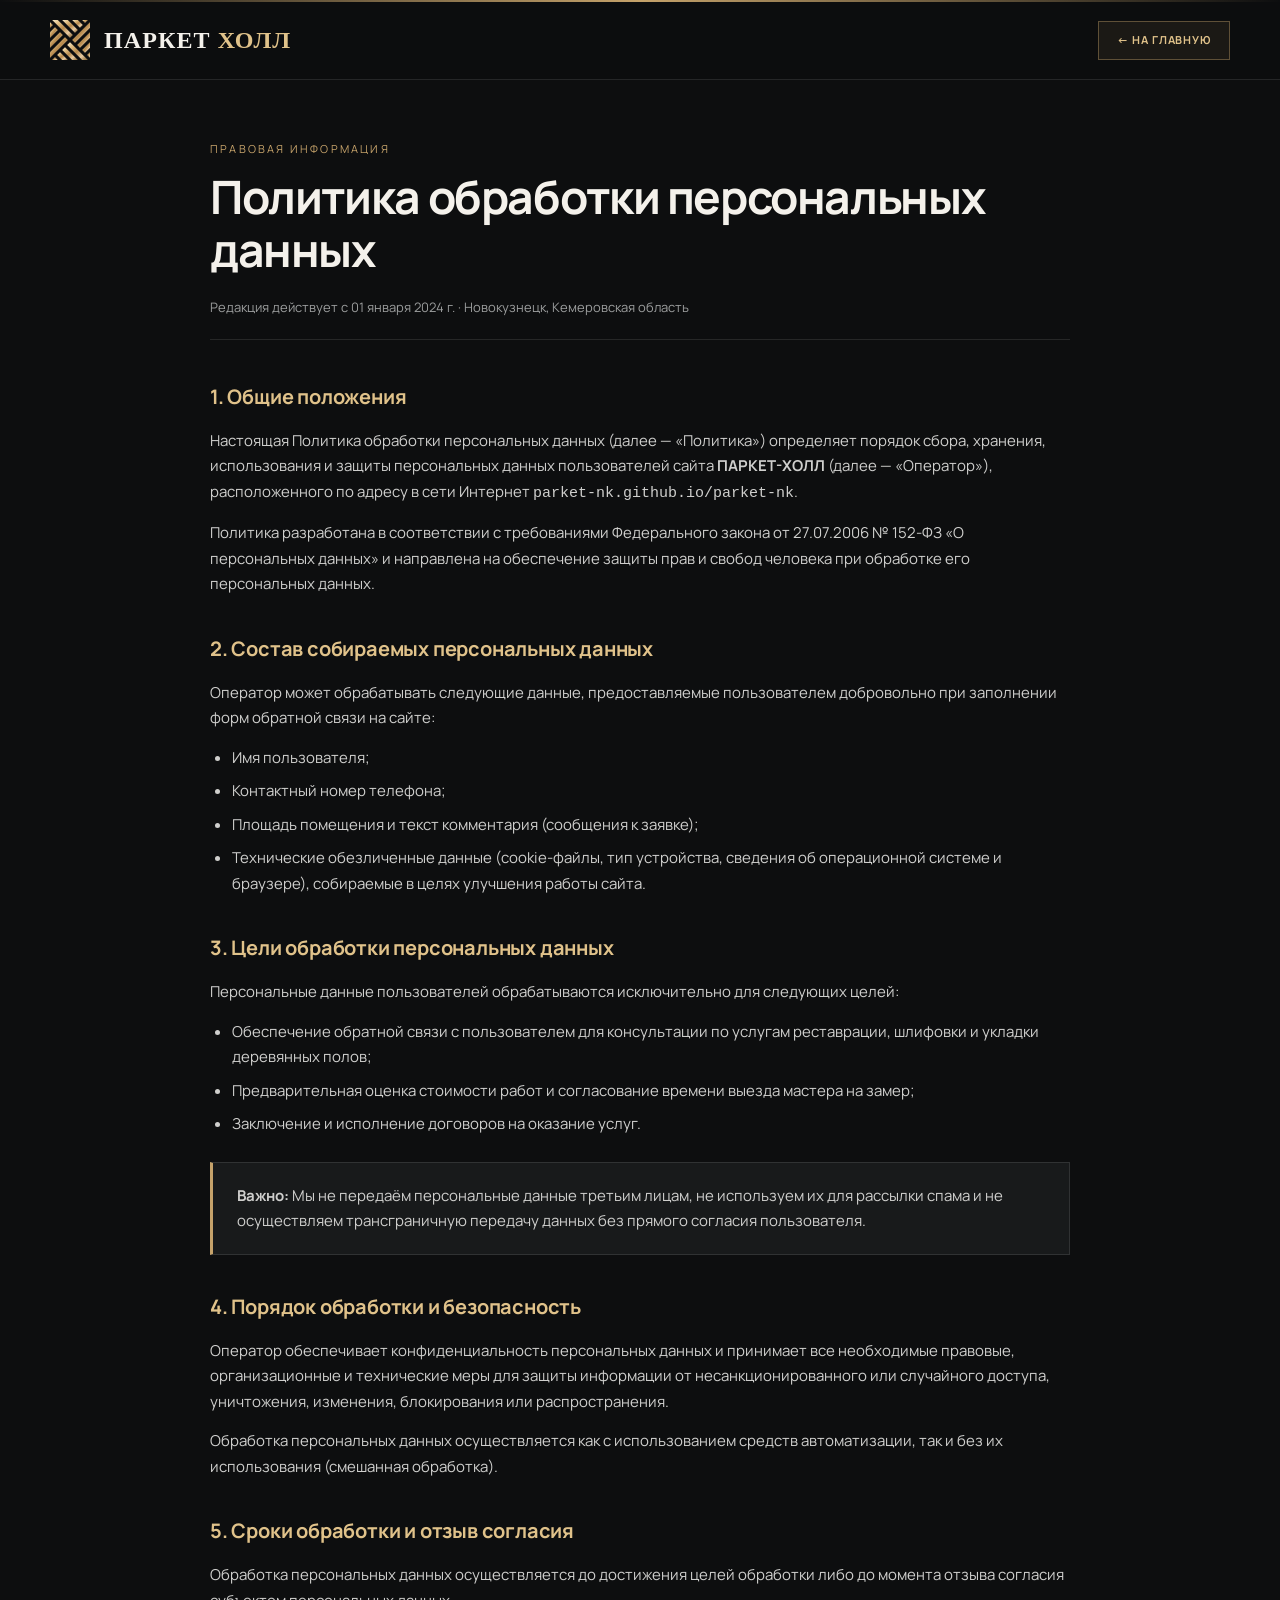
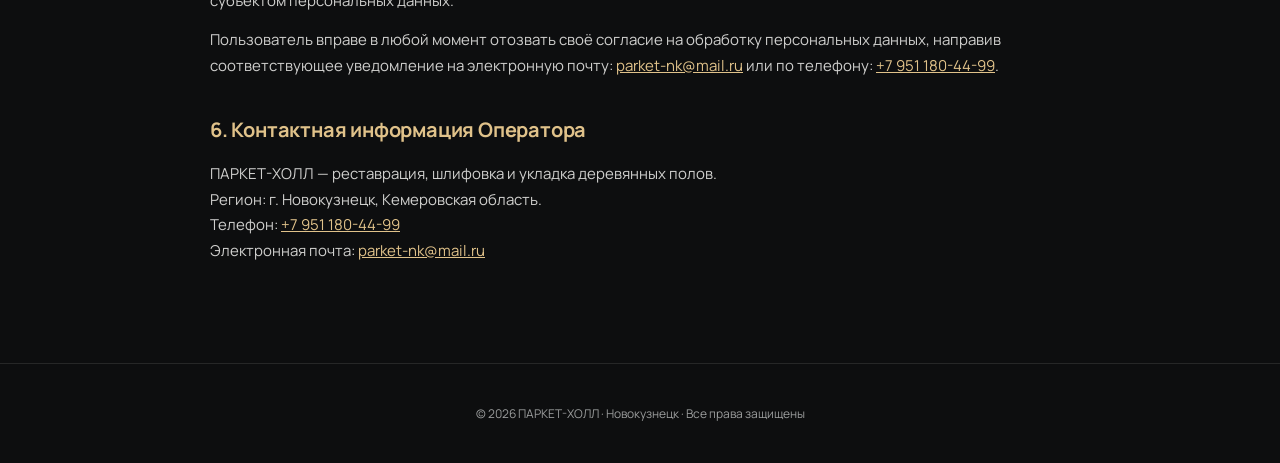
<file: privacy.html>
<!DOCTYPE html>
<html lang="ru">
<head>
<meta charset="UTF-8">
<meta name="viewport" content="width=device-width, initial-scale=1.0, viewport-fit=cover">
<meta name="theme-color" content="#111111">
<meta name="robots" content="noindex, follow">
<title>Политика обработки персональных данных — ПАРКЕТ-ХОЛЛ</title>
<link rel="icon" type="image/svg+xml" href="assets/sibir-parket-final.svg">
<style>
@import url('https://fonts.googleapis.com/css2?family=Manrope:wght@400;500;600;700;800&family=Playfair+Display:wght@500;600&display=swap');

:root{
  --bg:#0d0e0f;--bg2:#131516;--panel:#181a1b;
  --line:rgba(255,255,255,.10);--text:#f4f1eb;--muted:#9b9d9d;
  --gold:#c5a26a;--gold2:#e0c28a;--white:#fff;
  --ease:cubic-bezier(.2,.8,.2,1);
}
*{box-sizing:border-box}
html{scroll-behavior:smooth}
body{
  margin:0;background:var(--bg);color:var(--text);
  font-family:Manrope,Arial,sans-serif;line-height:1.7;overflow-x:hidden;
}
.topline{height:2px;background:linear-gradient(90deg,transparent,var(--gold),transparent)}
.header{
  height:78px;display:flex;align-items:center;border-bottom:1px solid var(--line);
  background:rgba(13,14,15,.95);backdrop-filter:blur(18px);
}
.header-inner{
  width:min(1180px,calc(100% - 40px));margin:auto;display:flex;align-items:center;justify-content:space-between;gap:20px;
}
.logo-brand{display:flex;align-items:center;gap:14px;color:inherit;text-decoration:none}
.logo-mark-image{
  width:40px;height:40px;display:block;flex:0 0 40px;
  background:url("assets/sibir-parket-final.svg") center/contain no-repeat;
}
.logo-wordmark{
  font-family:"Cormorant Garamond",Georgia,serif;font-size:24px;font-weight:600;letter-spacing:.045em;color:#f4f1eb;
}
.logo-wordmark span:last-child{color:var(--gold2)}
.btn-back{
  display:inline-flex;align-items:center;gap:8px;padding:9px 18px;
  border:1px solid rgba(197,162,106,.4);background:rgba(197,162,106,.08);color:var(--gold2);
  text-decoration:none;font-size:11px;font-weight:700;letter-spacing:.08em;text-transform:uppercase;transition:.25s var(--ease);
}
.btn-back:hover{background:var(--gold);color:#111}

.content-wrap{
  width:min(860px,calc(100% - 40px));margin:60px auto 100px;
}
.kicker{color:var(--gold);font-size:11px;text-transform:uppercase;letter-spacing:.2em;margin-bottom:12px}
h1{
  font-size:clamp(30px,4.5vw,46px);line-height:1.15;letter-spacing:-.03em;margin:0 0 20px;font-weight:700;
}
.date-note{color:var(--muted);font-size:13px;margin-bottom:40px;padding-bottom:20px;border-bottom:1px solid var(--line)}
h2{
  font-size:20px;margin:35px 0 14px;color:var(--gold2);font-weight:700;letter-spacing:-.01em;
}
p, li{color:#cfcfcd;font-size:15px;margin:0 0 14px}
ul{margin:0 0 20px;padding-left:22px}
li{margin-bottom:8px}
.highlight-box{
  background:var(--panel);border:1px solid var(--line);border-left:3px solid var(--gold);
  padding:20px 24px;margin:25px 0;
}
.highlight-box p:last-child{margin-bottom:0}

footer{padding:40px 0;border-top:1px solid var(--line);text-align:center;color:var(--muted);font-size:12px}
@media(max-width:640px){
  .content-wrap{margin:35px auto 60px}
  .header{height:64px}
  .logo-wordmark{font-size:18px}
  .logo-mark-image{width:32px;height:32px;flex-basis:32px}
  .btn-back{padding:7px 12px;font-size:10px}
}
</style>
</head>
<body>
<div class="topline"></div>
<header class="header">
  <div class="header-inner">
    <a class="logo-brand" href="index.html" aria-label="На главную">
      <span class="logo-mark-image" aria-hidden="true"></span>
      <span class="logo-wordmark"><span>ПАРКЕТ</span> <span>ХОЛЛ</span></span>
    </a>
    <a class="btn-back" href="index.html">← На главную</a>
  </div>
</header>

<main class="content-wrap">
  <div class="kicker">Правовая информация</div>
  <h1>Политика обработки персональных данных</h1>
  <div class="date-note">Редакция действует с 01 января 2024 г. · Новокузнецк, Кемеровская область</div>

  <h2>1. Общие положения</h2>
  <p>Настоящая Политика обработки персональных данных (далее — «Политика») определяет порядок сбора, хранения, использования и защиты персональных данных пользователей сайта <strong>ПАРКЕТ-ХОЛЛ</strong> (далее — «Оператор»), расположенного по адресу в сети Интернет <code>parket-nk.github.io/parket-nk</code>.</p>
  <p>Политика разработана в соответствии с требованиями Федерального закона от 27.07.2006 № 152-ФЗ «О персональных данных» и направлена на обеспечение защиты прав и свобод человека при обработке его персональных данных.</p>

  <h2>2. Состав собираемых персональных данных</h2>
  <p>Оператор может обрабатывать следующие данные, предоставляемые пользователем добровольно при заполнении форм обратной связи на сайте:</p>
  <ul>
    <li>Имя пользователя;</li>
    <li>Контактный номер телефона;</li>
    <li>Площадь помещения и текст комментария (сообщения к заявке);</li>
    <li>Технические обезличенные данные (cookie-файлы, тип устройства, сведения об операционной системе и браузере), собираемые в целях улучшения работы сайта.</li>
  </ul>

  <h2>3. Цели обработки персональных данных</h2>
  <p>Персональные данные пользователей обрабатываются исключительно для следующих целей:</p>
  <ul>
    <li>Обеспечение обратной связи с пользователем для консультации по услугам реставрации, шлифовки и укладки деревянных полов;</li>
    <li>Предварительная оценка стоимости работ и согласование времени выезда мастера на замер;</li>
    <li>Заключение и исполнение договоров на оказание услуг.</li>
  </ul>

  <div class="highlight-box">
    <p><strong>Важно:</strong> Мы не передаём персональные данные третьим лицам, не используем их для рассылки спама и не осуществляем трансграничную передачу данных без прямого согласия пользователя.</p>
  </div>

  <h2>4. Порядок обработки и безопасность</h2>
  <p>Оператор обеспечивает конфиденциальность персональных данных и принимает все необходимые правовые, организационные и технические меры для защиты информации от несанкционированного или случайного доступа, уничтожения, изменения, блокирования или распространения.</p>
  <p>Обработка персональных данных осуществляется как с использованием средств автоматизации, так и без их использования (смешанная обработка).</p>

  <h2>5. Сроки обработки и отзыв согласия</h2>
  <p>Обработка персональных данных осуществляется до достижения целей обработки либо до момента отзыва согласия субъектом персональных данных.</p>
  <p>Пользователь вправе в любой момент отозвать своё согласие на обработку персональных данных, направив соответствующее уведомление на электронную почту: <a href="mailto:parket-nk@mail.ru" style="color:var(--gold2)">parket-nk@mail.ru</a> или по телефону: <a href="tel:+79511804499" style="color:var(--gold2)">+7 951 180-44-99</a>.</p>

  <h2>6. Контактная информация Оператора</h2>
  <p>ПАРКЕТ-ХОЛЛ — реставрация, шлифовка и укладка деревянных полов.<br>
  Регион: г. Новокузнецк, Кемеровская область.<br>
  Телефон: <a href="tel:+79511804499" style="color:var(--gold2)">+7 951 180-44-99</a><br>
  Электронная почта: <a href="mailto:parket-nk@mail.ru" style="color:var(--gold2)">parket-nk@mail.ru</a></p>
</main>

<footer>
  <div class="container">© 2026 ПАРКЕТ-ХОЛЛ · Новокузнецк · Все права защищены</div>
</footer>
</body>
</html>
</file>
<file: portfolio-gallery.css>
/* Portfolio gallery — isolated from the site's existing styles and scripts */
.works-section .portfolio-intro{max-width:700px;color:var(--muted);font-size:14px;margin:-18px 0 34px}
.portfolio-toolbar{display:flex;align-items:center;gap:12px;min-height:38px;margin:0 0 22px}
.portfolio-back{appearance:none;border:1px solid rgba(197,162,106,.42);background:rgba(197,162,106,.08);color:var(--gold2);padding:10px 14px;cursor:pointer;font:700 11px Manrope,Arial,sans-serif;letter-spacing:.08em;text-transform:uppercase;transition:.25s}
.portfolio-back:hover{background:var(--gold);color:#111}
.portfolio-crumb{color:var(--muted);font-size:12px}
.portfolio-category-grid,.portfolio-project-grid{display:grid;grid-template-columns:repeat(3,minmax(0,1fr));gap:18px}
.portfolio-category,.portfolio-project{appearance:none;text-align:left;position:relative;display:flex;flex-direction:column;min-width:0;padding:0;border:1px solid var(--line);background:var(--panel);color:var(--text);cursor:pointer;overflow:hidden;transition:transform .3s var(--ease),border-color .3s var(--ease),background .3s}
.portfolio-category:hover,.portfolio-project:hover{transform:translateY(-4px);border-color:rgba(197,162,106,.7);background:var(--panel2)}
.portfolio-cover{position:relative;display:block;aspect-ratio:1.34/1;overflow:hidden;background:#222}
.portfolio-cover:after{content:"";position:absolute;inset:0;background:linear-gradient(0deg,rgba(0,0,0,.28),transparent 58%)}
.portfolio-cover img{width:100%;height:100%;object-fit:cover;display:block;transition:transform .65s var(--ease)}
.portfolio-category:hover img,.portfolio-project:hover img{transform:scale(1.045)}
.portfolio-card-body{display:flex;flex:1;flex-direction:column;align-items:flex-start;padding:20px;gap:10px}
.portfolio-index{font-size:10px;letter-spacing:.17em;color:var(--gold2);text-transform:uppercase}
.portfolio-card-title{font-size:clamp(17px,2vw,22px);font-weight:700;line-height:1.2;letter-spacing:-.025em}
.portfolio-card-desc{font-size:12px;line-height:1.6;color:var(--muted)}
.portfolio-card-meta{margin-top:auto;padding-top:7px;color:var(--gold2);font-size:11px;letter-spacing:.04em}
.portfolio-project-grid{grid-template-columns:repeat(3,minmax(0,1fr))}
.portfolio-project .portfolio-cover{aspect-ratio:1.15/1}
.portfolio-project .portfolio-card-body{padding:16px}
.portfolio-project .portfolio-card-title{font-size:16px}
.portfolio-photo-grid{display:grid;grid-template-columns:repeat(3,minmax(0,1fr));gap:12px}
.portfolio-photo{appearance:none;position:relative;display:block;aspect-ratio:1/1;padding:0;overflow:hidden;border:1px solid var(--line);background:#202020;cursor:zoom-in}
.portfolio-photo img{display:block;width:100%;height:100%;object-fit:cover;transition:transform .4s var(--ease)}
.portfolio-photo:hover img{transform:scale(1.04)}
.portfolio-viewer{position:fixed;inset:0;z-index:1000;display:none;align-items:center;justify-content:center;background:rgba(5,6,6,.96);padding:24px}
.portfolio-viewer.is-open{display:flex}
.portfolio-viewer img{display:block;max-width:min(92vw,1400px);max-height:82vh;object-fit:contain;box-shadow:0 18px 70px rgba(0,0,0,.45)}
.portfolio-viewer-close,.portfolio-viewer-prev,.portfolio-viewer-next{position:absolute;display:grid;place-items:center;width:46px;height:46px;border:1px solid rgba(255,255,255,.24);background:rgba(20,20,20,.7);color:#fff;cursor:pointer;font-size:24px}
.portfolio-viewer-close{top:20px;right:20px}.portfolio-viewer-prev{left:20px;top:50%;transform:translateY(-50%)}.portfolio-viewer-next{right:20px;top:50%;transform:translateY(-50%)}
.portfolio-viewer-count{position:absolute;bottom:20px;left:0;right:0;text-align:center;color:#ddd;font-size:12px;letter-spacing:.1em}
.portfolio-empty{padding:24px;border:1px solid var(--line);color:var(--muted)}
@media(max-width:800px){.portfolio-category-grid,.portfolio-project-grid{grid-template-columns:repeat(2,minmax(0,1fr))}.portfolio-photo-grid{grid-template-columns:repeat(2,minmax(0,1fr))}}
@media(max-width:520px){.works-section .portfolio-intro{margin-top:-10px}.portfolio-category-grid,.portfolio-project-grid{grid-template-columns:1fr;gap:14px}.portfolio-category{display:grid;grid-template-columns:42% 1fr;min-height:0}.portfolio-category .portfolio-cover{height:100%;min-height:150px;aspect-ratio:auto}.portfolio-category .portfolio-card-body{padding:15px 14px}.portfolio-category .portfolio-card-title{font-size:17px}.portfolio-category .portfolio-card-desc{font-size:11px}.portfolio-project{display:grid;grid-template-columns:40% 1fr}.portfolio-project .portfolio-cover{height:100%;min-height:125px;aspect-ratio:auto}.portfolio-project .portfolio-card-body{padding:14px}.portfolio-project .portfolio-card-title{font-size:15px}.portfolio-photo-grid{gap:7px}.portfolio-viewer{padding:12px}.portfolio-viewer-close{top:12px;right:12px}.portfolio-viewer-prev{left:8px}.portfolio-viewer-next{right:8px}.portfolio-viewer-prev,.portfolio-viewer-next{width:38px;height:42px}}
</file>
